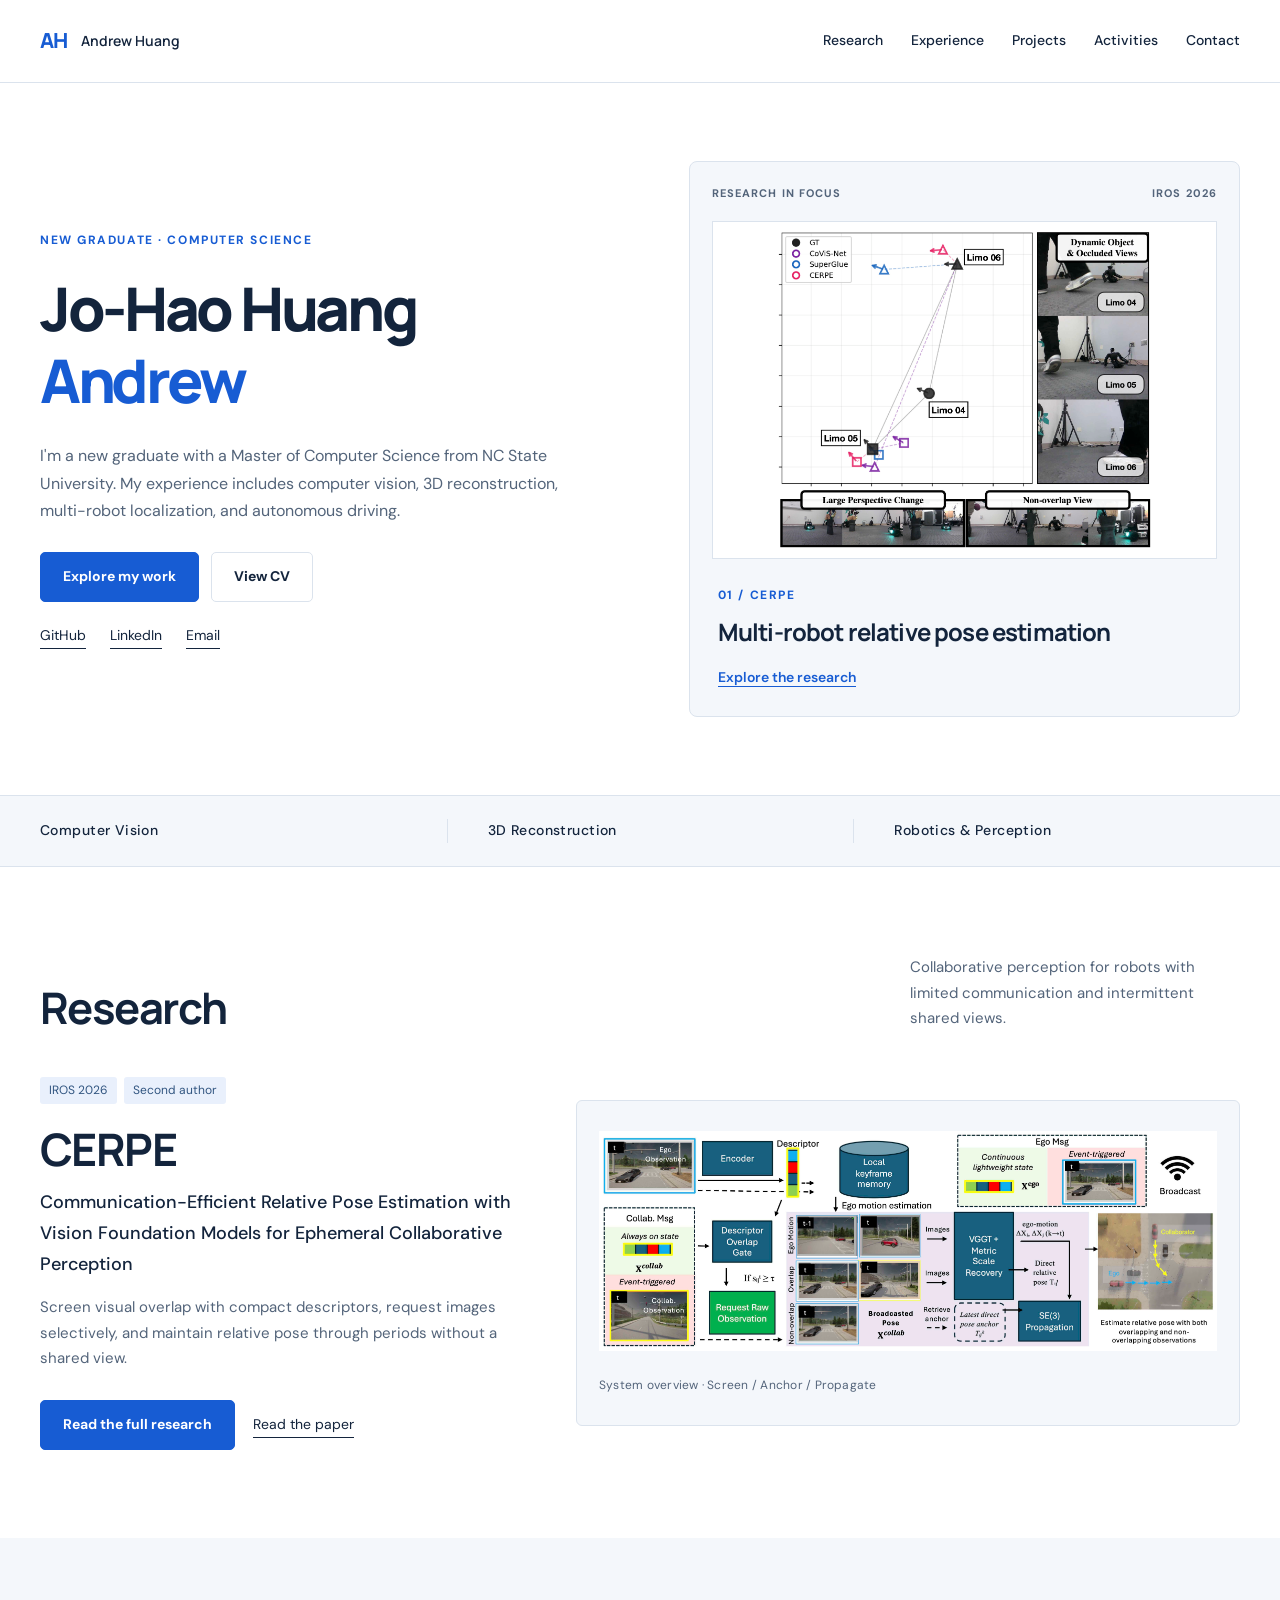
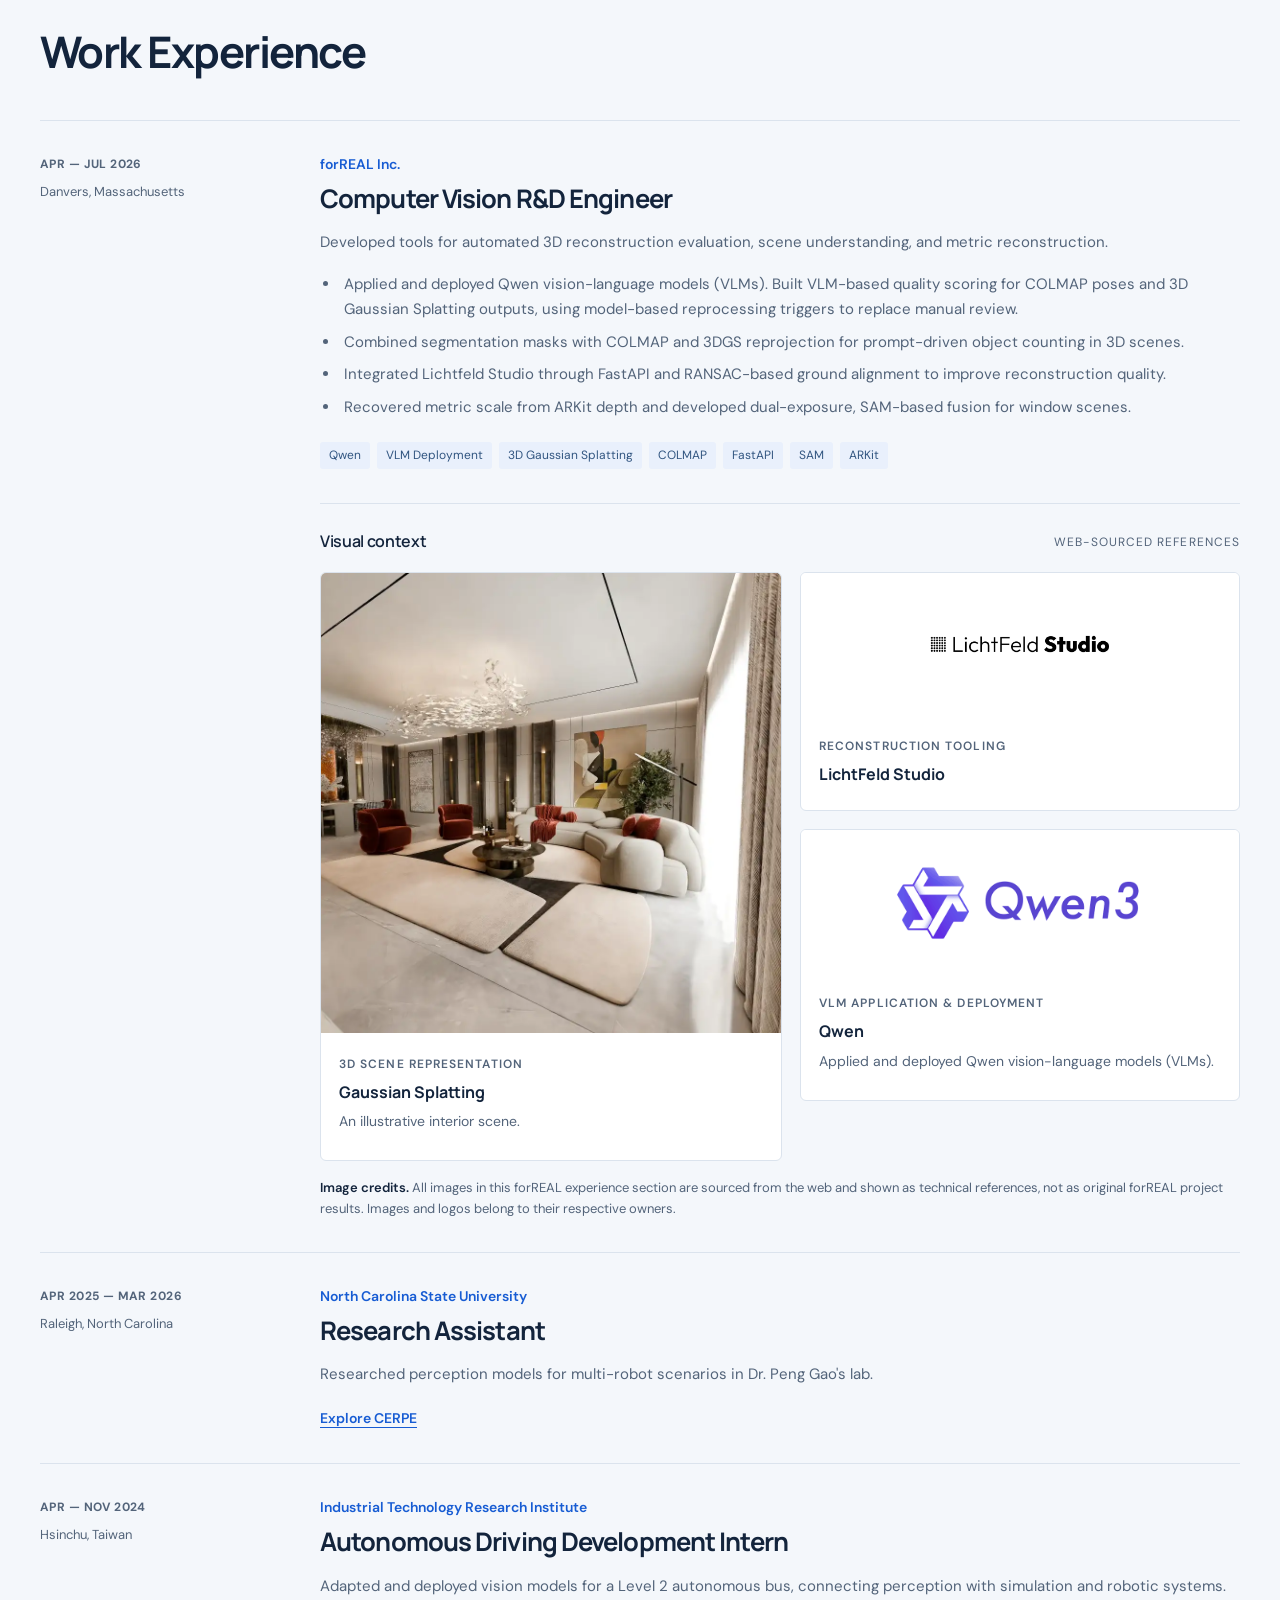
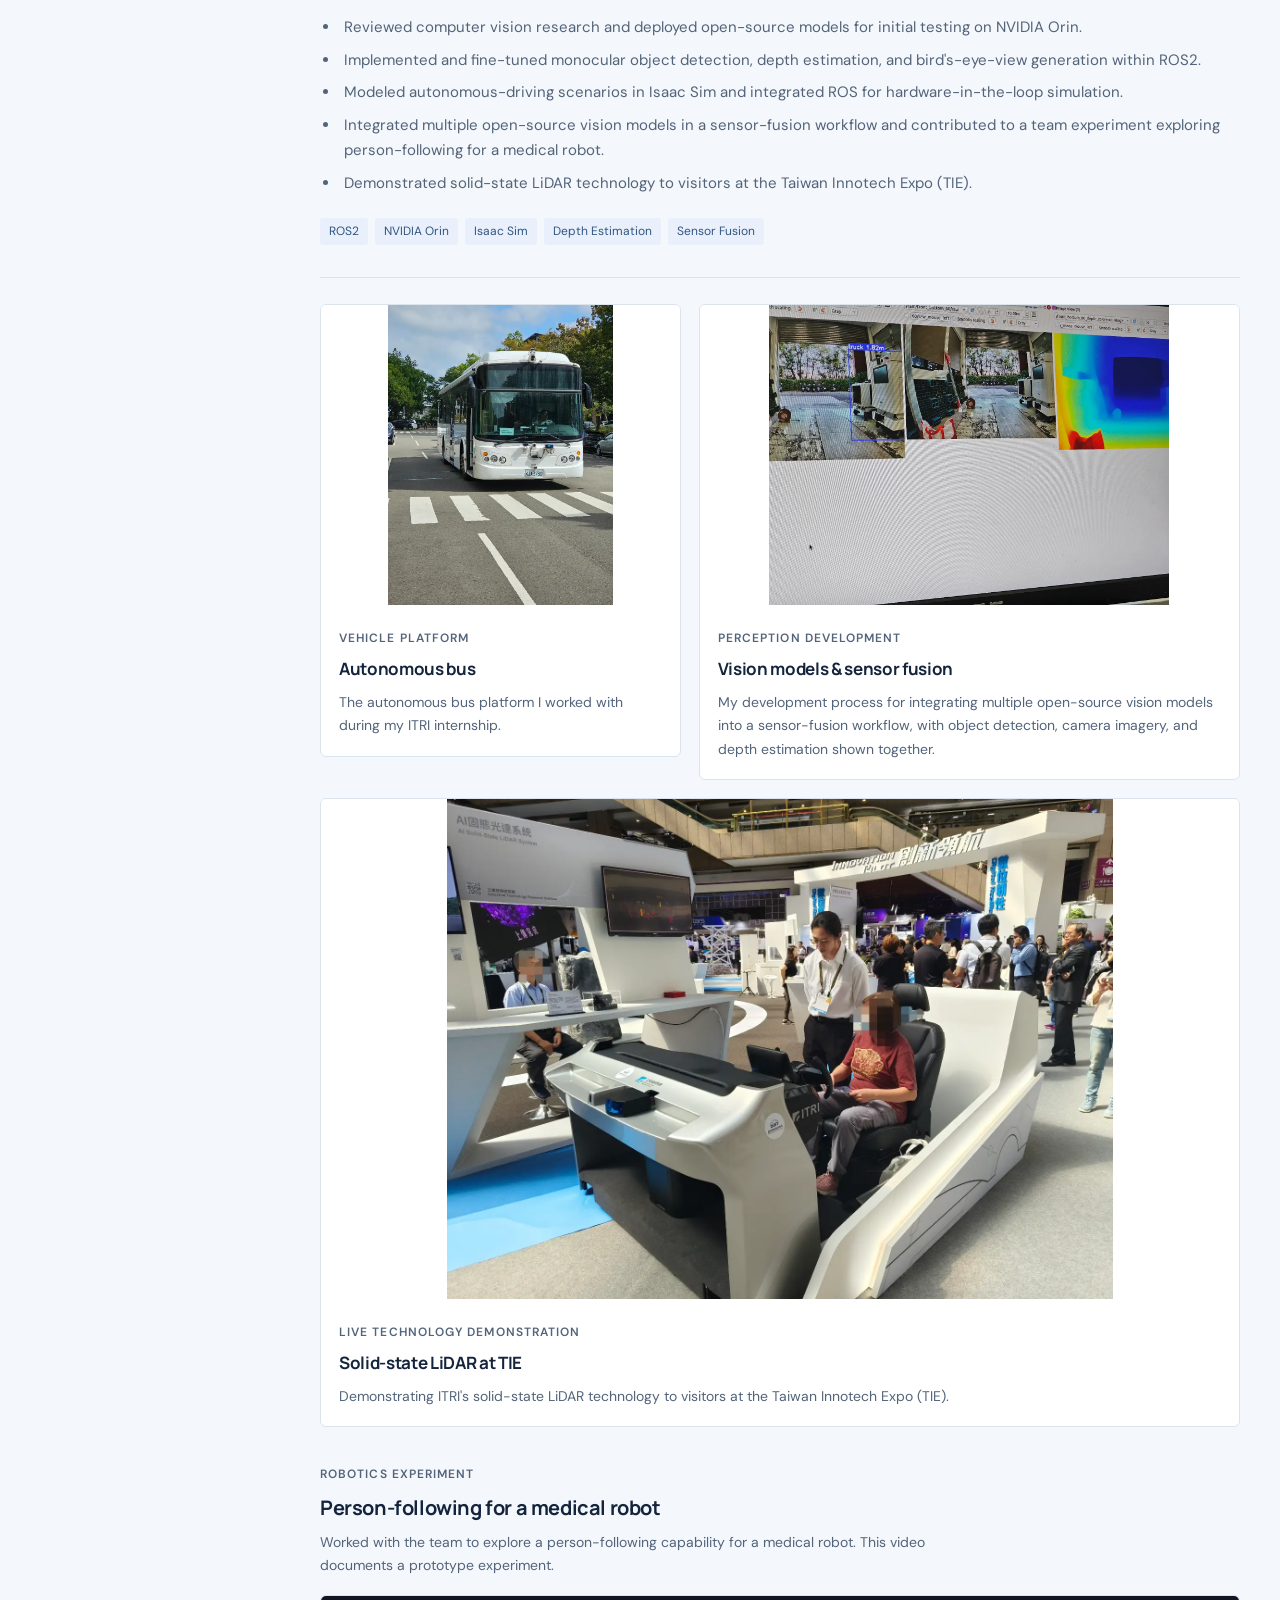
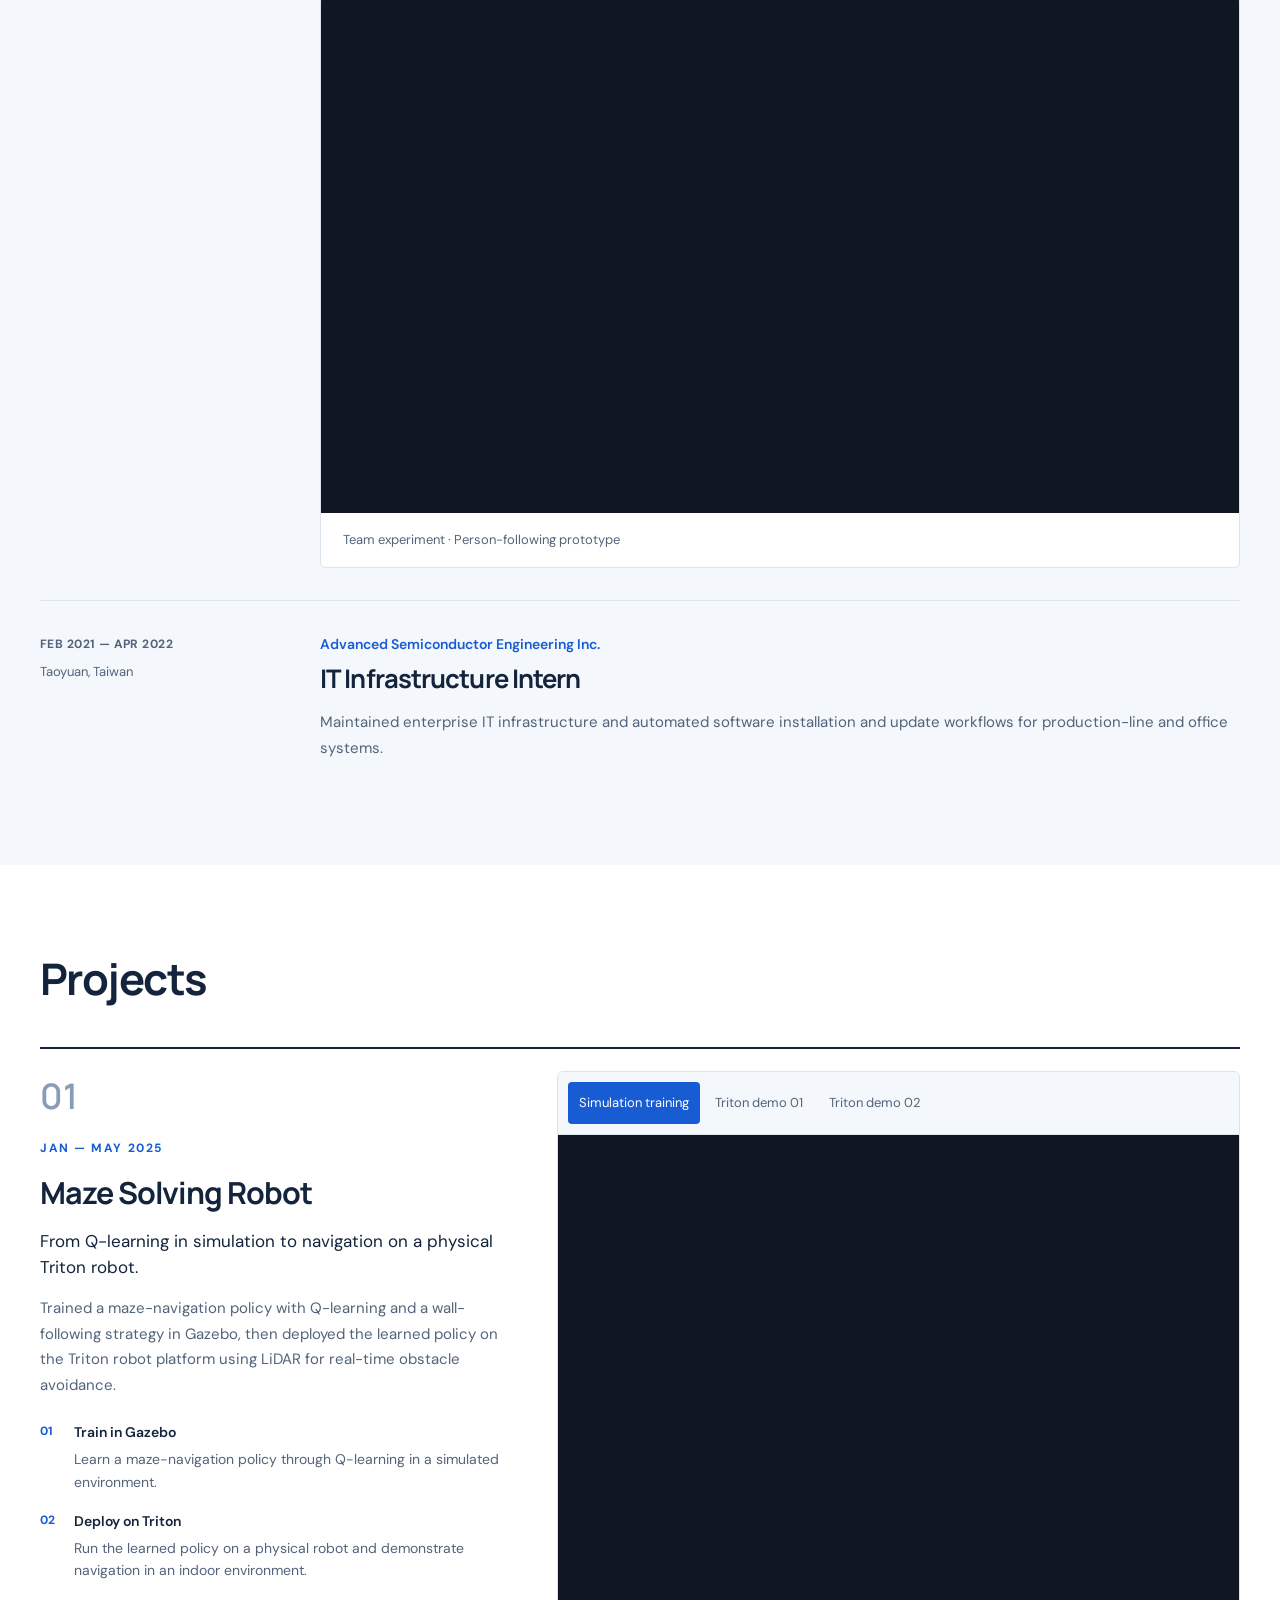
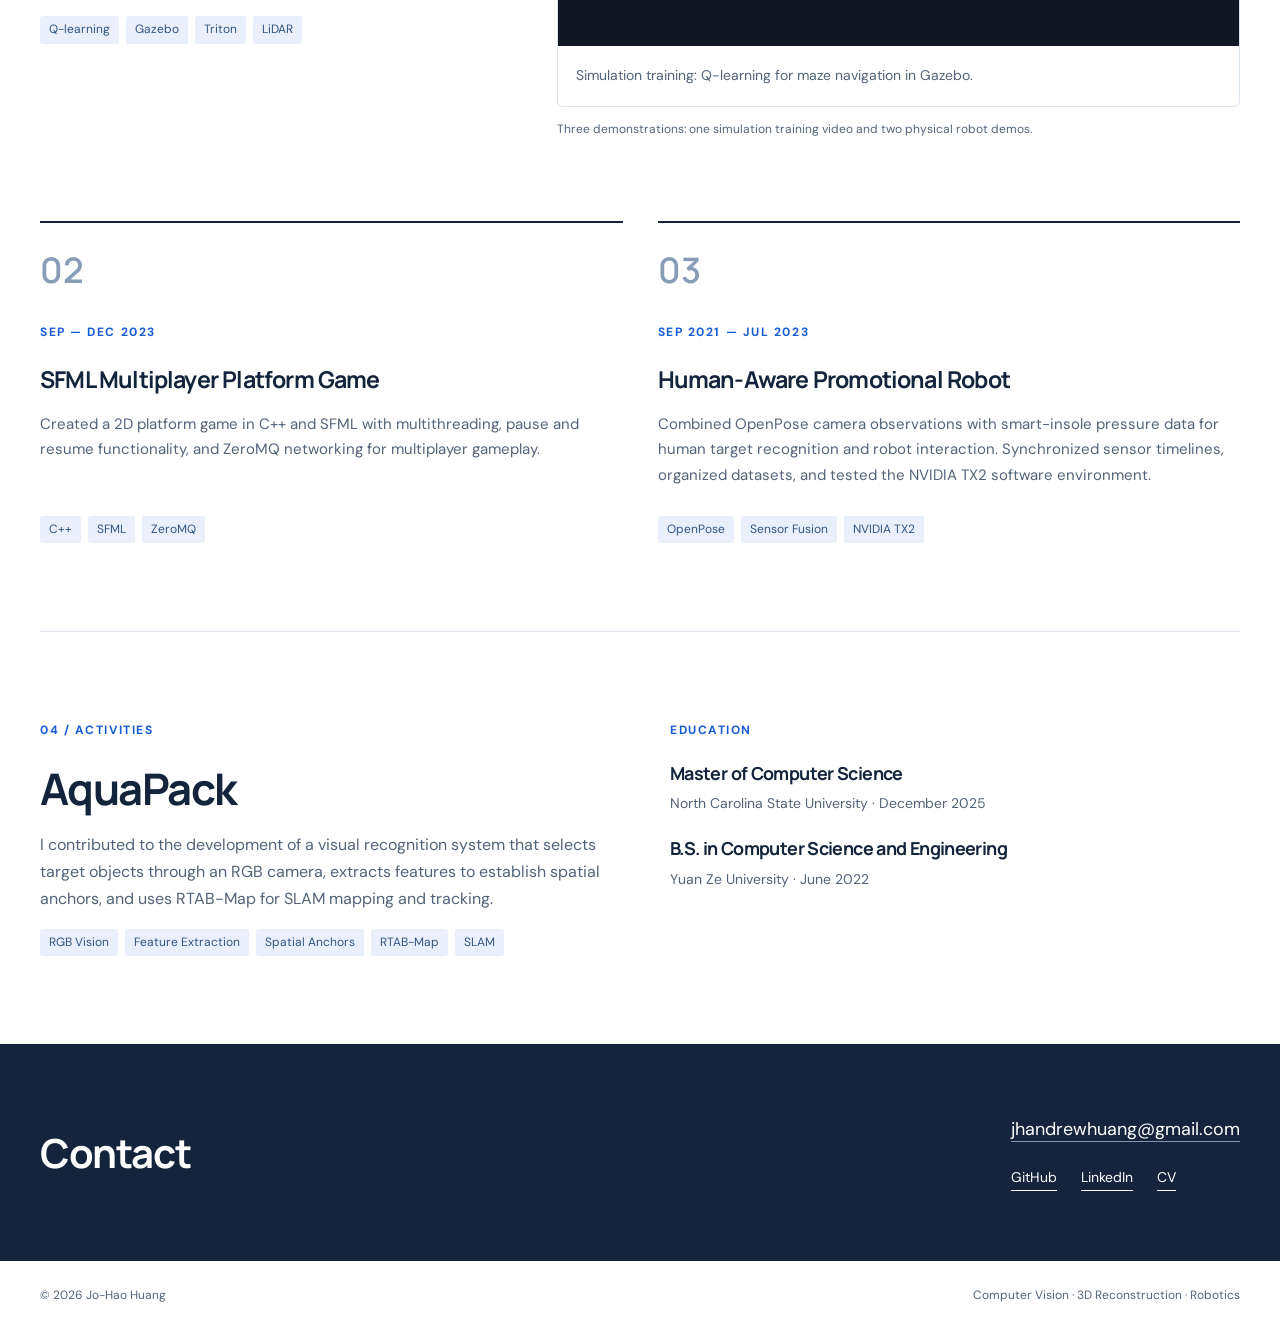
<file: index.html>
<!doctype html>
<html lang="en">
<head>
  <meta charset="utf-8"><meta name="viewport" content="width=device-width,initial-scale=1">
  <title>Jo-Hao Huang (Andrew) | Computer Vision & Robotics</title>
  <meta name="description" content="Jo-Hao Huang (Andrew), a new graduate in Computer Science from NC State. Research and engineering in computer vision, 3D reconstruction, and robotics.">
  <link rel="icon" href="assets/favicon.svg" type="image/svg+xml"><link rel="stylesheet" href="assets/style.css">
  <script src="assets/site.js" defer></script>
</head>
<body>
<a class="skip" href="#main">Skip to content</a>
<header class="site-header"><div class="nav-wrap"><a class="brand" href="./" aria-label="Andrew Huang home">AH<span>Andrew Huang</span></a><nav aria-label="Main navigation"><a href="#research">Research</a><a href="#experience">Experience</a><a href="#projects">Projects</a><a href="#activities">Activities</a><a href="#contact">Contact</a></nav></div></header>
<main id="main">
<section class="hero container">
  <div class="hero-copy"><p class="eyebrow">NEW GRADUATE · COMPUTER SCIENCE</p><h1>Jo-Hao Huang<span class="name-secondary">Andrew</span></h1><p class="hero-description">I'm a new graduate with a Master of Computer Science from NC State University. My experience includes computer vision, 3D reconstruction, multi-robot localization, and autonomous driving.</p><div class="actions"><a class="button primary" href="#research">Explore my work</a><a class="button" href="assets/docs/Jo-Hao-Huang-CV.pdf" target="_blank" rel="noopener">View CV</a></div><div class="hero-links"><a href="https://github.com/andrew403">GitHub</a><a href="https://www.linkedin.com/in/andrew-huang-322b97244/">LinkedIn</a><a href="mailto:jhandrewhuang@gmail.com">Email</a></div></div>
  <div class="hero-research"><div class="figure-label"><span>RESEARCH IN FOCUS</span><span>IROS 2026</span></div><a href="research/cerpe/" class="hero-image-link"><img src="assets/cerpe/physical_robot_team.jpg" width="2874" height="2436" alt="CERPE robot-team experiment showing camera views and relative trajectories"></a><div class="hero-caption"><span class="index-label">01 / CERPE</span><h2>Multi-robot relative pose estimation</h2><a class="text-link" href="research/cerpe/">Explore the research</a></div></div>
</section>
<div class="focus-band"><div class="container focus-grid"><span>Computer Vision</span><span>3D Reconstruction</span><span>Robotics & Perception</span></div></div>
<section class="section container" id="research"><div class="section-heading"><div><h2>Research</h2></div><p>Collaborative perception for robots with limited communication and intermittent shared views.</p></div><article class="research-feature"><div class="feature-copy"><div class="tags"><span>IROS 2026</span><span>Second author</span></div><h3>CERPE</h3><p class="feature-title">Communication-Efficient Relative Pose Estimation with Vision Foundation Models for Ephemeral Collaborative Perception</p><p>Screen visual overlap with compact descriptors, request images selectively, and maintain relative pose through periods without a shared view.</p><a class="button primary" href="research/cerpe/">Read the full research</a><a class="inline-link" href="https://arxiv.org/abs/2607.14539">Read the paper</a></div><a class="feature-figure" href="research/cerpe/#approach"><img src="assets/cerpe/cerpe_method.jpeg" width="4932" height="1751" loading="lazy" alt="CERPE method: descriptor screening, pose anchoring, and ego-motion propagation"><span>System overview · Screen / Anchor / Propagate</span></a></article></section>
<section class="section experience-section" id="experience"><div class="container"><div class="section-heading"><div><h2>Work Experience</h2></div></div>
<article class="experience" id="forreal"><div class="experience-meta"><span>APR — JUL 2026</span><p>Danvers, Massachusetts</p></div><div class="experience-body"><p class="organization">forREAL Inc.</p><h3>Computer Vision R&D Engineer</h3><p>Developed tools for automated 3D reconstruction evaluation, scene understanding, and metric reconstruction.</p><ul><li>Applied and deployed Qwen vision-language models (VLMs). Built VLM-based quality scoring for COLMAP poses and 3D Gaussian Splatting outputs, using model-based reprocessing triggers to replace manual review.</li><li>Combined segmentation masks with COLMAP and 3DGS reprojection for prompt-driven object counting in 3D scenes.</li><li>Integrated Lichtfeld Studio through FastAPI and RANSAC-based ground alignment to improve reconstruction quality.</li><li>Recovered metric scale from ARKit depth and developed dual-exposure, SAM-based fusion for window scenes.</li></ul><div class="tags"><span>Qwen</span><span>VLM Deployment</span><span>3D Gaussian Splatting</span><span>COLMAP</span><span>FastAPI</span><span>SAM</span><span>ARKit</span></div><div class="experience-gallery" aria-labelledby="forreal-visuals-title">
  <div class="gallery-heading"><h4 id="forreal-visuals-title">Visual context</h4><span>WEB-SOURCED REFERENCES</span></div>
  <div class="reference-grid">
    <figure class="reference-figure reference-scene">
      <button class="reference-image" type="button" data-enlarge aria-label="Enlarge Gaussian Splatting reference image"><img src="assets/forreal/gaussian-splatting-example.webp" width="960" height="960" loading="lazy" alt="Web-sourced Gaussian Splatting example showing a furnished living room"></button>
      <figcaption><span class="reference-kind">3D SCENE REPRESENTATION</span><strong>Gaussian Splatting</strong><p>An illustrative interior scene.</p></figcaption>
    </figure>
    <div class="reference-tools">
      <figure class="reference-figure">
        <button class="reference-image reference-logo" type="button" data-enlarge aria-label="Enlarge LichtFeld Studio reference image"><img src="assets/forreal/lichtfeld-studio.webp" width="1400" height="800" loading="lazy" alt="LichtFeld Studio logo from a web-sourced reference image"></button>
        <figcaption><span class="reference-kind">RECONSTRUCTION TOOLING</span><strong>LichtFeld Studio</strong></figcaption>
      </figure>
      <figure class="reference-figure">
        <button class="reference-image reference-logo" type="button" data-enlarge aria-label="Enlarge Qwen reference image"><img src="assets/forreal/qwen.png" width="712" height="280" loading="lazy" alt="Web-sourced Qwen3 logo representing Qwen VLM experience"></button>
        <figcaption><span class="reference-kind">VLM APPLICATION &amp; DEPLOYMENT</span><strong>Qwen</strong><p>Applied and deployed Qwen vision-language models (VLMs).</p></figcaption>
      </figure>
    </div>
  </div>
  <p class="image-credit"><strong>Image credits.</strong> All images in this forREAL experience section are sourced from the web and shown as technical references, not as original forREAL project results. Images and logos belong to their respective owners.</p>
</div>
</div></article>
<article class="experience"><div class="experience-meta"><span>APR 2025 — MAR 2026</span><p>Raleigh, North Carolina</p></div><div class="experience-body"><p class="organization">North Carolina State University</p><h3>Research Assistant</h3><p>Researched perception models for multi-robot scenarios in Dr. Peng Gao's lab.</p><a class="text-link" href="research/cerpe/">Explore CERPE</a></div></article>
<article class="experience" id="itri"><div class="experience-meta"><span>APR — NOV 2024</span><p>Hsinchu, Taiwan</p></div><div class="experience-body"><p class="organization">Industrial Technology Research Institute</p><h3>Autonomous Driving Development Intern</h3><p>Adapted and deployed vision models for a Level 2 autonomous bus, connecting perception with simulation and robotic systems.</p><ul><li>Reviewed computer vision research and deployed open-source models for initial testing on NVIDIA Orin.</li><li>Implemented and fine-tuned monocular object detection, depth estimation, and bird's-eye-view generation within ROS2.</li><li>Modeled autonomous-driving scenarios in Isaac Sim and integrated ROS for hardware-in-the-loop simulation.</li><li>Integrated multiple open-source vision models in a sensor-fusion workflow and contributed to a team experiment exploring person-following for a medical robot.</li><li>Demonstrated solid-state LiDAR technology to visitors at the Taiwan Innotech Expo (TIE).</li></ul><div class="tags"><span>ROS2</span><span>NVIDIA Orin</span><span>Isaac Sim</span><span>Depth Estimation</span><span>Sensor Fusion</span></div><div class="itri-media" aria-label="ITRI project photos and demonstration">
  <div class="itri-photo-grid">
    <figure class="itri-figure">
      <button type="button" class="itri-image" data-enlarge data-lightbox-label="ITRI · Autonomous bus platform" aria-label="Enlarge ITRI autonomous bus photo"><img src="assets/itri/autonomous-bus.webp" width="810" height="1080" loading="lazy" alt="Front view of the autonomous bus platform used during my internship at ITRI"></button>
      <figcaption><span class="reference-kind">VEHICLE PLATFORM</span><h4>Autonomous bus</h4><p>The autonomous bus platform I worked with during my ITRI internship.</p></figcaption>
    </figure>
    <figure class="itri-figure">
      <button type="button" class="itri-image" data-enlarge data-lightbox-label="ITRI · Vision models and sensor fusion" aria-label="Enlarge ITRI sensor fusion development photo"><img src="assets/itri/vision-sensor-fusion.webp" width="1440" height="1080" loading="lazy" alt="Development screen showing object detection, a camera view, and a depth map during vision-model and sensor-fusion integration"></button>
      <figcaption><span class="reference-kind">PERCEPTION DEVELOPMENT</span><h4>Vision models & sensor fusion</h4><p>My development process for integrating multiple open-source vision models into a sensor-fusion workflow, with object detection, camera imagery, and depth estimation shown together.</p></figcaption>
    </figure>
<figure class="itri-figure itri-expo" id="itri-tie">
<button type="button" class="itri-image" data-enlarge data-lightbox-label="ITRI · Solid-state LiDAR demonstration at TIE" aria-label="Enlarge TIE solid-state LiDAR demonstration photo"><img src="assets/itri/tie-lidar-demonstration.webp" width="1440" height="1080" loading="lazy" alt="On-site demonstration of ITRI solid-state LiDAR technology to visitors at the TIE exhibition"></button>
<figcaption><span class="reference-kind">LIVE TECHNOLOGY DEMONSTRATION</span><h4>Solid-state LiDAR at TIE</h4><p>Demonstrating ITRI's solid-state LiDAR technology to visitors at the Taiwan Innotech Expo (TIE).</p></figcaption>
</figure>
  </div>
  <div class="itri-demo">
    <div class="itri-demo-heading"><span class="reference-kind">ROBOTICS EXPERIMENT</span><h4>Person-following for a medical robot</h4><p>Worked with the team to explore a person-following capability for a medical robot. This video documents a prototype experiment.</p></div>
    <div class="panel itri-video-panel"><div class="video-frame"><iframe id="itri-follow-video" src="https://drive.google.com/file/d/1xd4JTBlfvtl4iHhXxs7xCdKW_OxDi1A_/preview" title="ITRI medical robot person-following prototype experiment" loading="lazy" allow="autoplay; fullscreen" referrerpolicy="strict-origin-when-cross-origin" allowfullscreen></iframe></div><div class="video-caption"><p>Team experiment · Person-following prototype</p></div></div>
  </div>
</div>
</div></article>
<article class="experience"><div class="experience-meta"><span>FEB 2021 — APR 2022</span><p>Taoyuan, Taiwan</p></div><div class="experience-body"><p class="organization">Advanced Semiconductor Engineering Inc.</p><h3>IT Infrastructure Intern</h3><p>Maintained enterprise IT infrastructure and automated software installation and update workflows for production-line and office systems.</p></div></article>
</div></section>
<section class="section container" id="projects"><div class="section-heading"><div><h2>Projects</h2></div></div><div class="project-grid">
<article class="project maze-project" id="maze-robot">
  <div class="maze-layout">
    <div class="maze-copy">
      <p class="project-number">01</p><p class="small-label">JAN — MAY 2025</p>
      <h3>Maze Solving Robot</h3>
      <p class="maze-intro">From Q-learning in simulation to navigation on a physical Triton robot.</p>
      <p>Trained a maze-navigation policy with Q-learning and a wall-following strategy in Gazebo, then deployed the learned policy on the Triton robot platform using LiDAR for real-time obstacle avoidance.</p>
      <ol class="maze-stages"><li><strong>Train in Gazebo</strong><span>Learn a maze-navigation policy through Q-learning in a simulated environment.</span></li><li><strong>Deploy on Triton</strong><span>Run the learned policy on a physical robot and demonstrate navigation in an indoor environment.</span></li></ol>
      <div class="tags"><span>Q-learning</span><span>Gazebo</span><span>Triton</span><span>LiDAR</span></div>
    </div>
    <div class="maze-media">
      <div class="panel maze-video-panel">
        <div class="tabs" role="tablist" aria-label="Maze Solving Robot demonstrations" data-tabs="maze">
          <button id="maze-training-tab" type="button" role="tab" aria-selected="true" aria-controls="maze-video-panel" data-file-id="1niV-kDqABHNdk42MTB-hH8YNf7RzOysz" data-title="Q-learning training in Gazebo" data-caption="Simulation training: Q-learning for maze navigation in Gazebo.">Simulation training</button>
          <button id="maze-triton1-tab" type="button" role="tab" aria-selected="false" aria-controls="maze-video-panel" data-file-id="1mBVZCMes7EbxqBhvHoafB6YS-JoSQJvE" data-title="Triton robot physical demonstration 01" data-caption="Physical deployment: maze-navigation policy running on the Triton robot platform — demonstration 01.">Triton demo 01</button>
          <button id="maze-triton2-tab" type="button" role="tab" aria-selected="false" aria-controls="maze-video-panel" data-file-id="1pEegpsd8krnhSplnTXtfnu9TweV2GPpQ" data-title="Triton robot physical demonstration 02" data-caption="Physical deployment: maze-navigation policy running on the Triton robot platform — demonstration 02.">Triton demo 02</button>
        </div>
        <div id="maze-video-panel" role="tabpanel" aria-labelledby="maze-training-tab">
          <div class="video-frame maze-video-frame"><iframe id="maze-video" src="https://drive.google.com/file/d/1niV-kDqABHNdk42MTB-hH8YNf7RzOysz/preview" title="Q-learning training in Gazebo" loading="lazy" allow="autoplay; fullscreen" referrerpolicy="strict-origin-when-cross-origin" allowfullscreen></iframe></div>
          <div class="video-caption"><p id="maze-caption" aria-live="polite">Simulation training: Q-learning for maze navigation in Gazebo.</p></div>
        </div>
      </div>
      <p class="maze-media-note">Three demonstrations: one simulation training video and two physical robot demos.</p>
      <noscript><p><a href="https://drive.google.com/file/d/1mBVZCMes7EbxqBhvHoafB6YS-JoSQJvE/view">Watch Triton demo 01</a> · <a href="https://drive.google.com/file/d/1pEegpsd8krnhSplnTXtfnu9TweV2GPpQ/view">Watch Triton demo 02</a></p></noscript>
    </div>
  </div>
</article>
<article class="project"><p class="project-number">02</p><p class="small-label">SEP — DEC 2023</p><h3>SFML Multiplayer Platform Game</h3><p>Created a 2D platform game in C++ and SFML with multithreading, pause and resume functionality, and ZeroMQ networking for multiplayer gameplay.</p><div class="tags"><span>C++</span><span>SFML</span><span>ZeroMQ</span></div></article>
<article class="project"><p class="project-number">03</p><p class="small-label">SEP 2021 — JUL 2023</p><h3>Human-Aware Promotional Robot</h3><p>Combined OpenPose camera observations with smart-insole pressure data for human target recognition and robot interaction. Synchronized sensor timelines, organized datasets, and tested the NVIDIA TX2 software environment.</p><div class="tags"><span>OpenPose</span><span>Sensor Fusion</span><span>NVIDIA TX2</span></div></article>
</div></section>
<section class="section container activities" id="activities"><div><p class="eyebrow">04 / ACTIVITIES</p><h2>AquaPack</h2><p>I contributed to the development of a visual recognition system that selects target objects through an RGB camera, extracts features to establish spatial anchors, and uses RTAB-Map for SLAM mapping and tracking.</p><div class="tags"><span>RGB Vision</span><span>Feature Extraction</span><span>Spatial Anchors</span><span>RTAB-Map</span><span>SLAM</span></div></div><div class="education"><p class="eyebrow">EDUCATION</p><h3>Master of Computer Science</h3><p>North Carolina State University · December 2025</p><h3>B.S. in Computer Science and Engineering</h3><p>Yuan Ze University · June 2022</p></div></section>
<section class="contact-section" id="contact"><div class="container contact-inner"><div><h2>Contact</h2></div><div><a class="contact-email" href="mailto:jhandrewhuang@gmail.com">jhandrewhuang@gmail.com</a><div class="hero-links"><a href="https://github.com/andrew403">GitHub</a><a href="https://www.linkedin.com/in/andrew-huang-322b97244/">LinkedIn</a><a href="assets/docs/Jo-Hao-Huang-CV.pdf">CV</a></div></div></div></section>
</main><footer class="site-footer container"><span>© 2026 Jo-Hao Huang</span><span>Computer Vision · 3D Reconstruction · Robotics</span></footer>
<dialog class="lightbox" id="lightbox" aria-label="Enlarged reference image"><span class="lightbox-label">Web-sourced reference image</span><button type="button" class="lightbox-close">Close</button><img src="assets/forreal/gaussian-splatting-example.webp" alt="Enlarged reference image"></dialog>
</body></html>
</file>
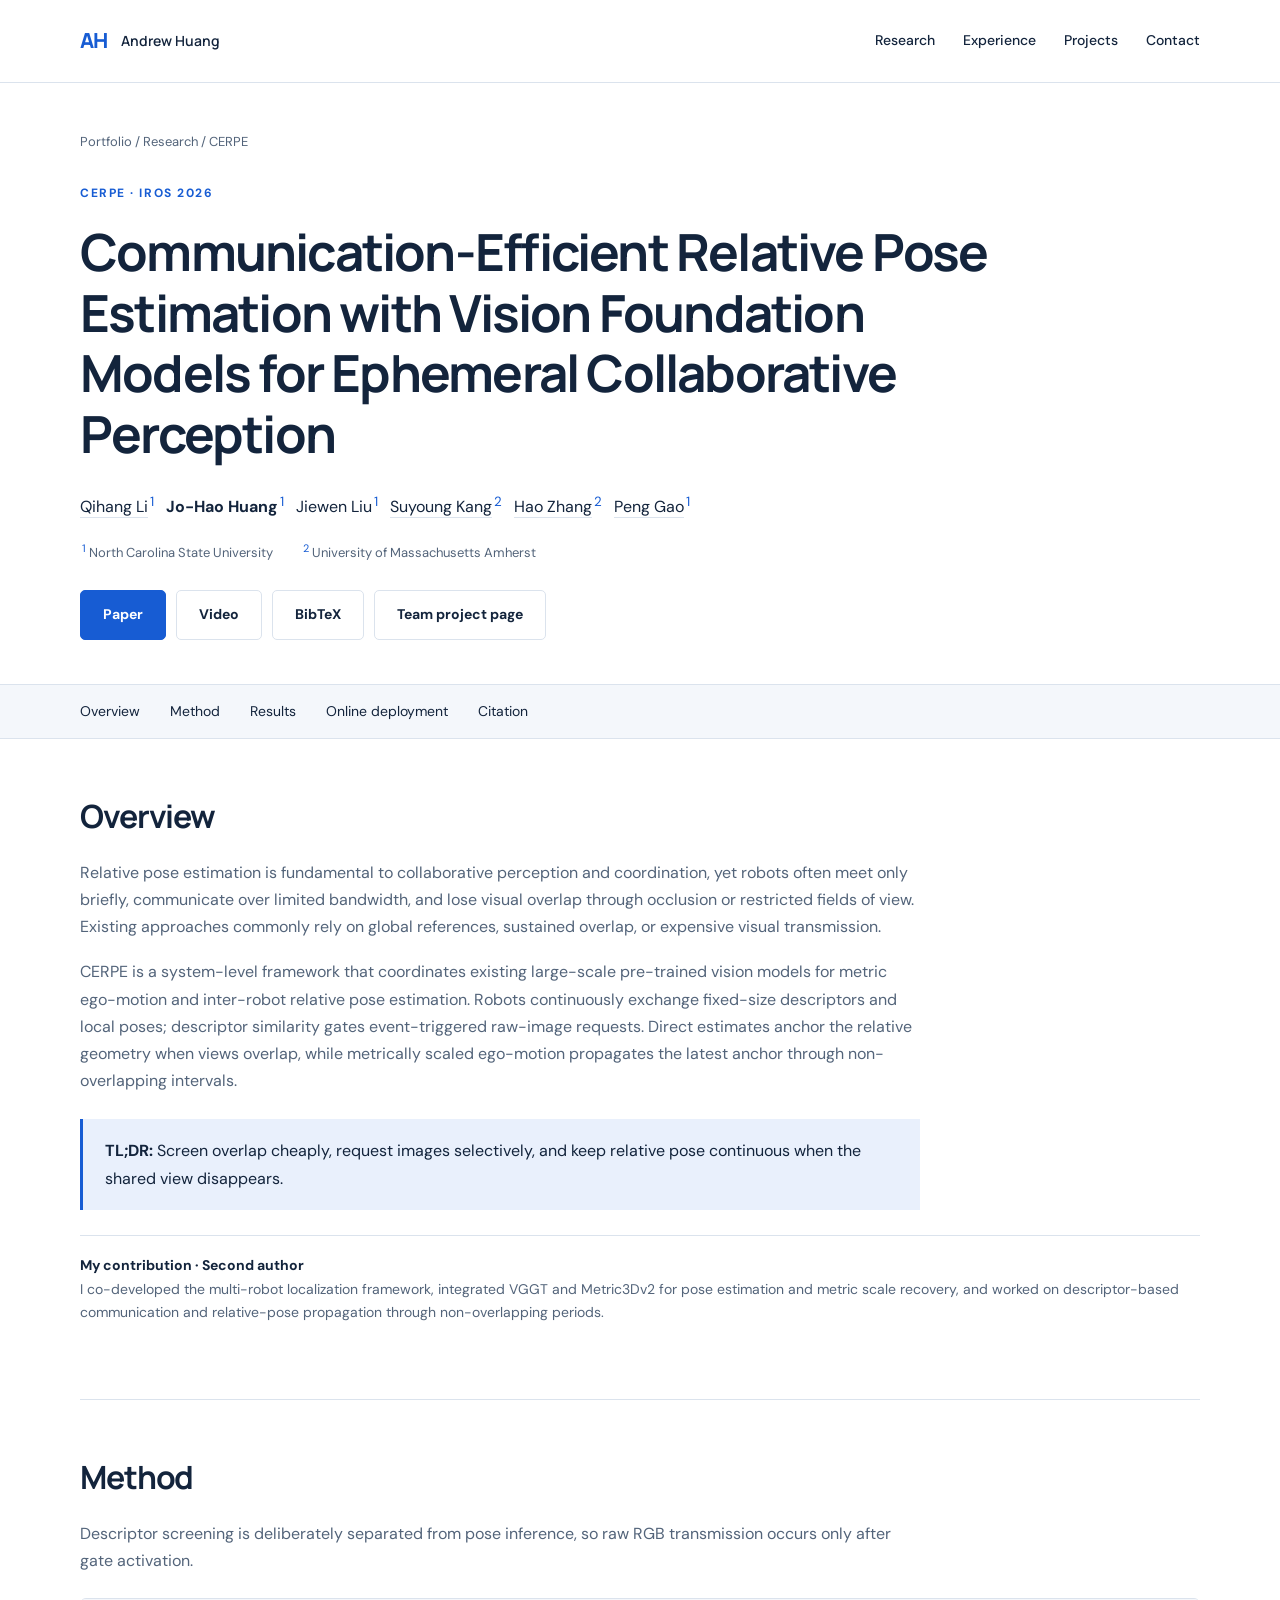
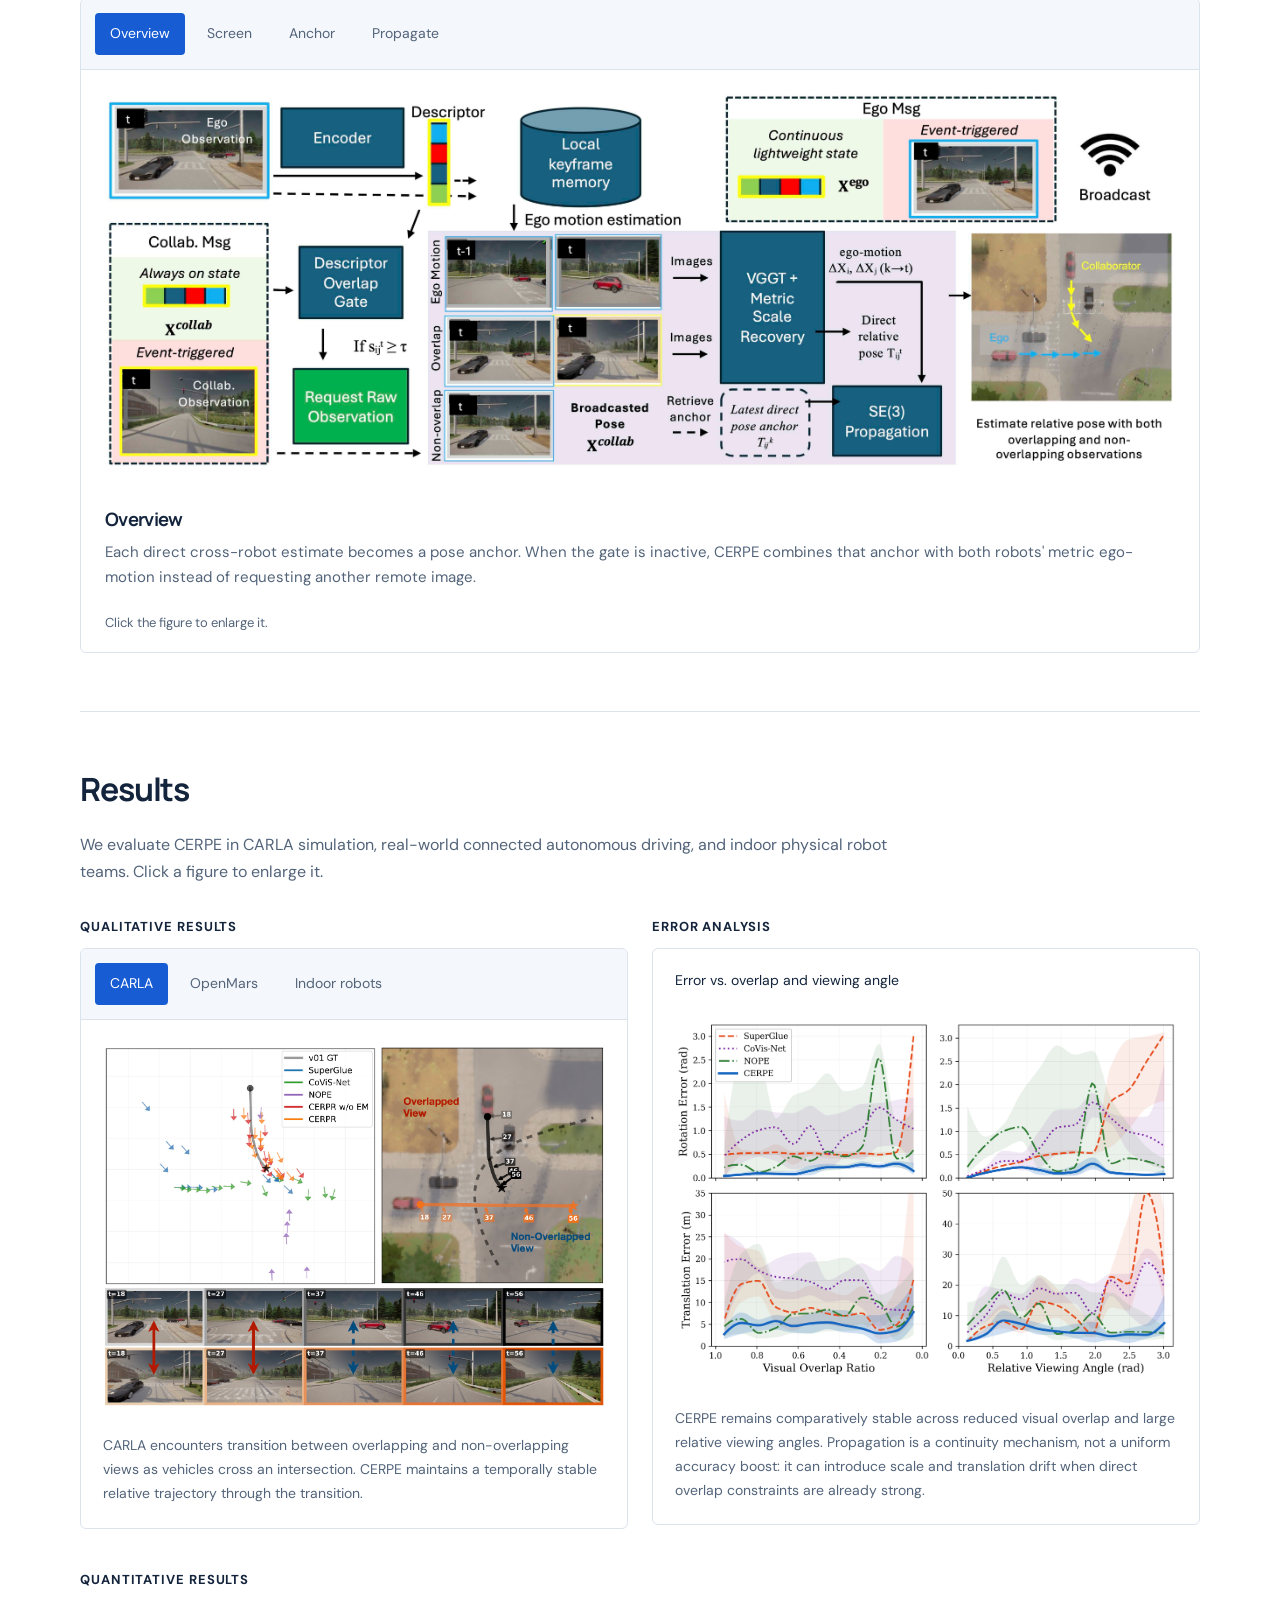
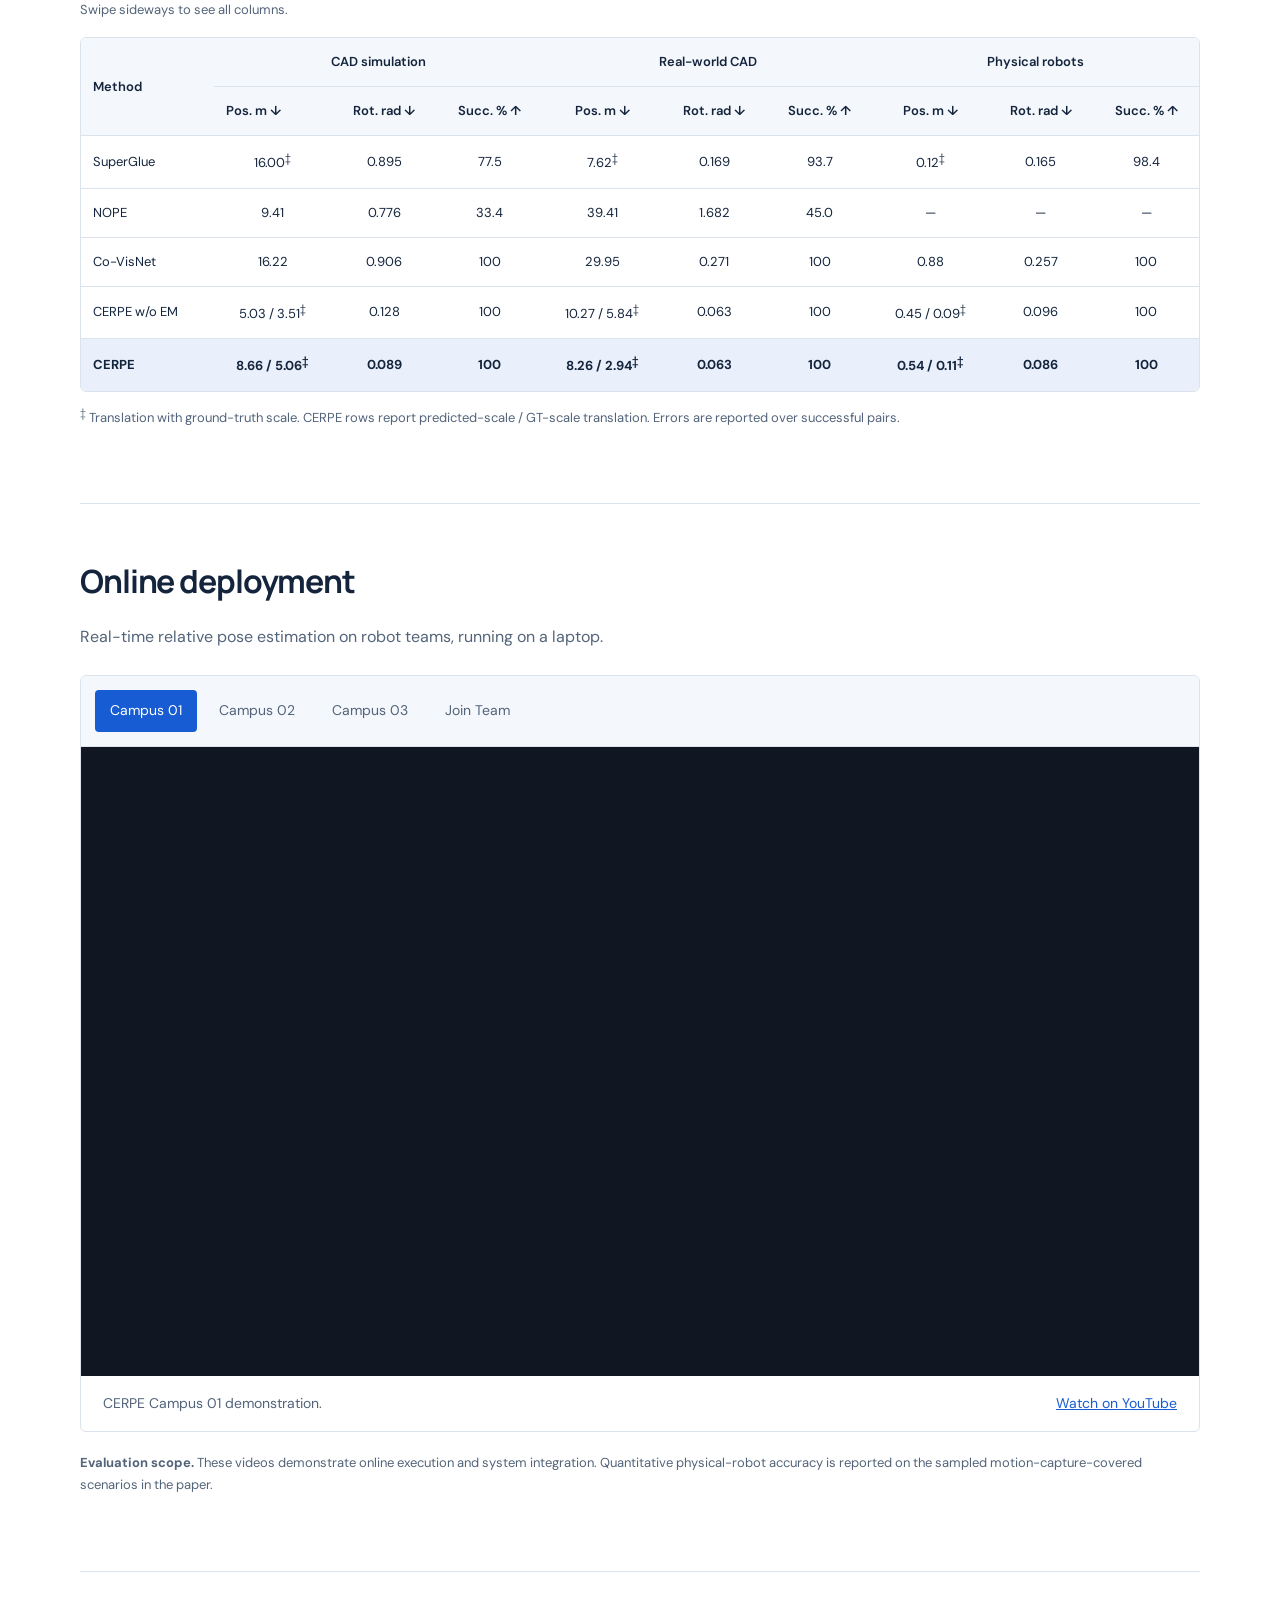
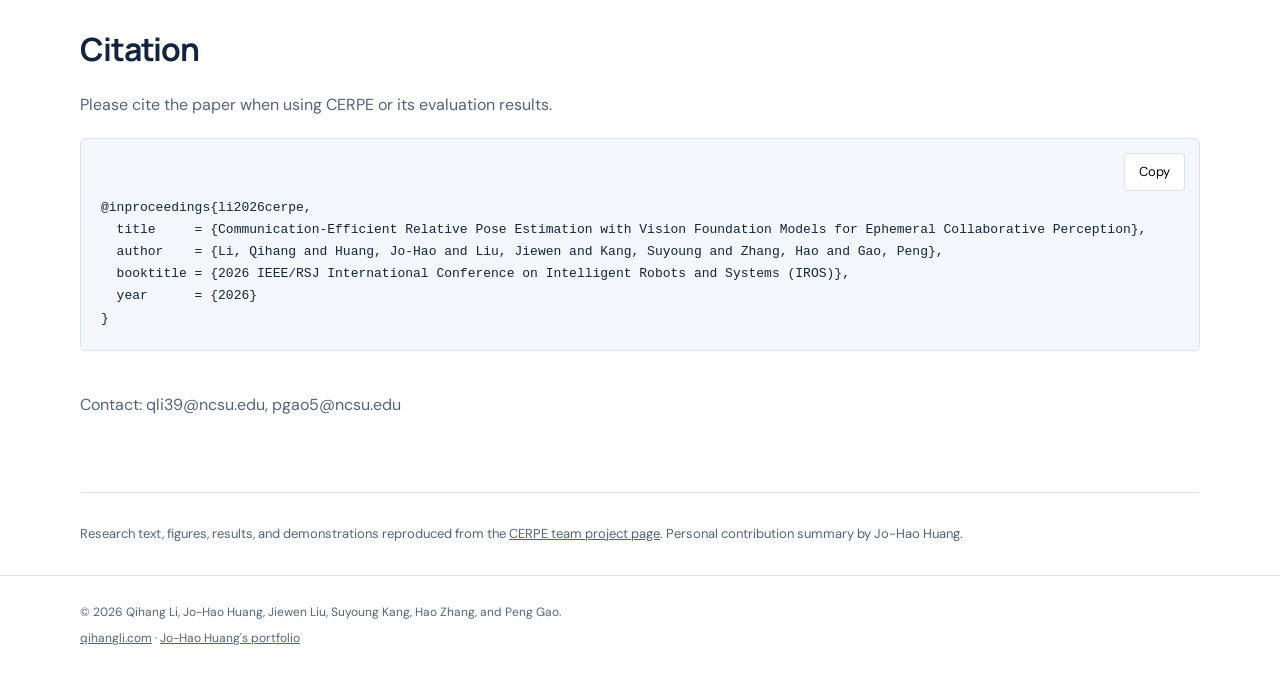
<file: research/cerpe/index.html>
<!doctype html>
<html lang="en"><head><meta charset="utf-8"><meta name="viewport" content="width=device-width,initial-scale=1"><title>CERPE | Jo-Hao Huang — Research</title><meta name="description" content="CERPE: Communication-Efficient Relative Pose Estimation with Vision Foundation Models for Ephemeral Collaborative Perception. IROS 2026 research, results, and robot-team demonstrations."><link rel="icon" href="../../assets/favicon.svg" type="image/svg+xml"><link rel="stylesheet" href="../../assets/style.css"><script src="../../assets/site.js" defer></script></head>
<body class="research-page"><a class="skip" href="#main">Skip to content</a>
<header class="site-header"><div class="nav-wrap"><a class="brand" href="../../" aria-label="Andrew Huang home">AH<span>Andrew Huang</span></a><nav aria-label="Main navigation"><a href="../../#research">Research</a><a href="../../#experience">Experience</a><a href="../../#projects">Projects</a><a href="../../#contact">Contact</a></nav></div></header>
<div class="container research-top"><a class="breadcrumb" href="../../#research">Portfolio / Research / CERPE</a><header class="paper-hero"><p class="eyebrow">CERPE · IROS 2026</p><h1>Communication-Efficient Relative Pose Estimation with Vision Foundation Models for Ephemeral Collaborative Perception</h1><p class="authors" aria-label="Authors"><span><a href="https://qihangli.com/">Qihang Li</a><sup>1</sup></span><span><strong>Jo-Hao Huang</strong><sup>1</sup></span><span>Jiewen Liu<sup>1</sup></span><span><a href="https://suyoung1222.github.io/online-cv/">Suyoung Kang</a><sup>2</sup></span><span><a href="https://hcr.cs.umass.edu/people/hzhang/">Hao Zhang</a><sup>2</sup></span><span><a href="https://research.csc.ncsu.edu/corob/team.html">Peng Gao</a><sup>1</sup></span></p><div class="affiliations"><span><sup>1</sup> North Carolina State University</span><span><sup>2</sup> University of Massachusetts Amherst</span></div><div class="paper-links"><a class="button primary" href="https://arxiv.org/abs/2607.14539">Paper</a><a class="button" href="#deployment">Video</a><a class="button" href="#citation">BibTeX</a><a class="button" href="https://research.csc.ncsu.edu/corob/publications.html">Team project page</a></div></header></div>
<nav class="research-menu" aria-label="Research contents"><div class="container"><a href="#overview">Overview</a><a href="#approach">Method</a><a href="#results">Results</a><a href="#deployment">Online deployment</a><a href="#citation">Citation</a></div></nav>
<main id="main" class="container">
<section id="overview" class="paper-section"><h2>Overview</h2><div class="prose"><p>Relative pose estimation is fundamental to collaborative perception and coordination, yet robots often meet only briefly, communicate over limited bandwidth, and lose visual overlap through occlusion or restricted fields of view. Existing approaches commonly rely on global references, sustained overlap, or expensive visual transmission.</p><p>CERPE is a system-level framework that coordinates existing large-scale pre-trained vision models for metric ego-motion and inter-robot relative pose estimation. Robots continuously exchange fixed-size descriptors and local poses; descriptor similarity gates event-triggered raw-image requests. Direct estimates anchor the relative geometry when views overlap, while metrically scaled ego-motion propagates the latest anchor through non-overlapping intervals.</p><p class="callout"><strong>TL;DR:</strong> Screen overlap cheaply, request images selectively, and keep relative pose continuous when the shared view disappears.</p></div><div class="role-note"><strong>My contribution · Second author</strong><p>I co-developed the multi-robot localization framework, integrated VGGT and Metric3Dv2 for pose estimation and metric scale recovery, and worked on descriptor-based communication and relative-pose propagation through non-overlapping periods.</p></div></section>
<section id="approach" class="paper-section"><h2>Method</h2><p class="prose">Descriptor screening is deliberately separated from pose inference, so raw RGB transmission occurs only after gate activation.</p><div class="panel"><div class="tabs" role="tablist" aria-label="Method steps" data-tabs="method">
<button id="method-overview" type="button" role="tab" aria-selected="true" aria-controls="method-panel" data-title="Overview" data-box="" data-text="Each direct cross-robot estimate becomes a pose anchor. When the gate is inactive, CERPE combines that anchor with both robots' metric ego-motion instead of requesting another remote image.">Overview</button>
<button id="method-screen" type="button" role="tab" aria-selected="false" aria-controls="method-panel" data-title="Screen" data-box="0.5,2,33,96" data-text="SALAD encodes each observation into a fixed-size descriptor. Descriptor similarity serves as an online proxy for candidate visual overlap.">Screen</button>
<button id="method-anchor" type="button" role="tab" aria-selected="false" aria-controls="method-panel" data-title="Anchor" data-box="17.5,36,61.5,62" data-text="Gate activation requests the collaborator's image. VGGT estimates a direct pose, with metric scale recovered from aligned depth.">Anchor</button>
<button id="method-propagate" type="button" role="tab" aria-selected="false" aria-controls="method-panel" data-title="Propagate" data-box="51,74,28,24" data-text="Without a candidate overlap, the latest direct anchor is propagated in SE(3) using metric ego-motion from both robots.">Propagate</button></div>
<div id="method-panel" role="tabpanel" aria-labelledby="method-overview"><button type="button" class="figure-button" data-enlarge aria-label="Enlarge CERPE method diagram"><span class="method-frame" style="display:block"><img src="../../assets/cerpe/cerpe_method.jpeg" width="4932" height="1751" alt="CERPE method overview showing descriptor-gated communication, direct relative pose estimation, and SE(3) propagation"><span class="highlight" id="step-highlight"></span></span></button><div class="step-description" aria-live="polite"><h3 id="step-title">Overview</h3><p id="step-body">Each direct cross-robot estimate becomes a pose anchor. When the gate is inactive, CERPE combines that anchor with both robots' metric ego-motion instead of requesting another remote image.</p></div></div><p class="note">Click the figure to enlarge it.</p></div>
<noscript><div class="no-script"><p><strong>Screen:</strong> SALAD encodes each observation into a fixed-size descriptor. Descriptor similarity serves as an online proxy for candidate visual overlap.</p><p><strong>Anchor:</strong> Gate activation requests the collaborator's image. VGGT estimates a direct pose, with metric scale recovered from aligned depth.</p><p><strong>Propagate:</strong> Without a candidate overlap, the latest direct anchor is propagated in SE(3) using metric ego-motion from both robots.</p></div></noscript></section>
<section id="results" class="paper-section"><h2>Results</h2><p class="prose">We evaluate CERPE in CARLA simulation, real-world connected autonomous driving, and indoor physical robot teams. Click a figure to enlarge it.</p><div class="result-grid"><div><p class="label">Qualitative results</p><div class="panel"><div class="tabs" role="tablist" aria-label="Qualitative result setting" data-tabs="results">
<button id="result-carla" type="button" role="tab" aria-selected="true" aria-controls="results-panel" data-src="../../assets/cerpe/carla_quali.jpg" data-alt="CERPE qualitative results in CARLA" data-caption="CARLA encounters transition between overlapping and non-overlapping views as vehicles cross an intersection. CERPE maintains a temporally stable relative trajectory through the transition.">CARLA</button>
<button id="result-mars" type="button" role="tab" aria-selected="false" aria-controls="results-panel" data-src="../../assets/cerpe/mars_quali.jpg" data-alt="CERPE qualitative results in the OpenMars real-world driving dataset" data-caption="OpenMars contains longer trajectories and extended low-overlap periods. Direct estimates correct accumulated drift when overlap resumes.">OpenMars</button>
<button id="result-robots" type="button" role="tab" aria-selected="false" aria-controls="results-panel" data-src="../../assets/cerpe/physical_robot_team.jpg" data-alt="CERPE qualitative results on indoor physical robot teams" data-caption="Indoor teams introduce close-range perspective changes, occlusion, and dynamic objects. Quantitative accuracy is measured on mocap-covered samples.">Indoor robots</button></div><div id="results-panel" role="tabpanel" aria-labelledby="result-carla"><button type="button" class="figure-button" data-enlarge aria-label="Enlarge selected qualitative result"><img id="result-image" src="../../assets/cerpe/carla_quali.jpg" width="3090" height="2234" loading="lazy" alt="CERPE qualitative results in CARLA"></button><p id="result-caption" class="figure-caption" aria-live="polite">CARLA encounters transition between overlapping and non-overlapping views as vehicles cross an intersection. CERPE maintains a temporally stable relative trajectory through the transition.</p></div></div></div>
<div><p class="label">Error analysis</p><div class="panel"><p class="sub">Error vs. overlap and viewing angle</p><button type="button" class="figure-button" data-enlarge aria-label="Enlarge pose error analysis"><img src="../../assets/cerpe/error_analysis.png" width="2549" height="1818" loading="lazy" alt="Pose error across visual overlap ratios and relative viewing angles"></button><p class="figure-caption">CERPE remains comparatively stable across reduced visual overlap and large relative viewing angles. Propagation is a continuity mechanism, not a uniform accuracy boost: it can introduce scale and translation drift when direct overlap constraints are already strong.</p></div></div></div>
<noscript><figure><img src="../../assets/cerpe/mars_quali.jpg" alt="OpenMars qualitative results"><figcaption>OpenMars contains longer trajectories and extended low-overlap periods. Direct estimates correct accumulated drift when overlap resumes.</figcaption></figure><figure><img src="../../assets/cerpe/physical_robot_team.jpg" alt="Indoor robot-team qualitative results"><figcaption>Indoor teams introduce close-range perspective changes, occlusion, and dynamic objects. Quantitative accuracy is measured on mocap-covered samples.</figcaption></figure></noscript>
<p class="label table-label">Quantitative results</p><p class="note">Swipe sideways to see all columns.</p><div class="table-wrap" tabindex="0" role="region" aria-label="Scrollable quantitative results table"><table><thead><tr><th scope="col" rowspan="2">Method</th><th scope="colgroup" colspan="3">CAD simulation</th><th scope="colgroup" colspan="3">Real-world CAD</th><th scope="colgroup" colspan="3">Physical robots</th></tr><tr><th scope="col">Pos. m ↓</th><th scope="col">Rot. rad ↓</th><th scope="col">Succ. % ↑</th><th scope="col">Pos. m ↓</th><th scope="col">Rot. rad ↓</th><th scope="col">Succ. % ↑</th><th scope="col">Pos. m ↓</th><th scope="col">Rot. rad ↓</th><th scope="col">Succ. % ↑</th></tr></thead><tbody>
<tr><td>SuperGlue</td><td>16.00<sup>‡</sup></td><td>0.895</td><td>77.5</td><td>7.62<sup>‡</sup></td><td>0.169</td><td>93.7</td><td>0.12<sup>‡</sup></td><td>0.165</td><td>98.4</td></tr>
<tr><td>NOPE</td><td>9.41</td><td>0.776</td><td>33.4</td><td>39.41</td><td>1.682</td><td>45.0</td><td>—</td><td>—</td><td>—</td></tr>
<tr><td>Co-VisNet</td><td>16.22</td><td>0.906</td><td>100</td><td>29.95</td><td>0.271</td><td>100</td><td>0.88</td><td>0.257</td><td>100</td></tr>
<tr><td>CERPE w/o EM</td><td>5.03 / 3.51<sup>‡</sup></td><td>0.128</td><td>100</td><td>10.27 / 5.84<sup>‡</sup></td><td>0.063</td><td>100</td><td>0.45 / 0.09<sup>‡</sup></td><td>0.096</td><td>100</td></tr>
<tr><td>CERPE</td><td>8.66 / 5.06<sup>‡</sup></td><td>0.089</td><td>100</td><td>8.26 / 2.94<sup>‡</sup></td><td>0.063</td><td>100</td><td>0.54 / 0.11<sup>‡</sup></td><td>0.086</td><td>100</td></tr>
</tbody></table></div><p class="note table-note"><sup>‡</sup> Translation with ground-truth scale. CERPE rows report predicted-scale / GT-scale translation. Errors are reported over successful pairs.</p></section>
<section id="deployment" class="paper-section"><h2>Online deployment</h2><p class="prose">Real-time relative pose estimation on robot teams, running on a laptop.</p><div class="panel"><div class="tabs" role="tablist" aria-label="Robot deployment videos" data-tabs="videos">
<button id="video-campus1" type="button" role="tab" aria-selected="true" aria-controls="video-panel" data-src="https://www.youtube-nocookie.com/embed/f-IYKQ4XJKs?rel=0" data-video-id="f-IYKQ4XJKs" data-title="CERPE Demo Campus 01" data-caption="CERPE Campus 01 demonstration.">Campus 01</button>
<button id="video-campus2" type="button" role="tab" aria-selected="false" aria-controls="video-panel" data-src="https://www.youtube-nocookie.com/embed/tF44yfTIi_E?rel=0" data-video-id="tF44yfTIi_E" data-title="CERPE Demo Campus 02" data-caption="CERPE Campus 02 demonstration.">Campus 02</button>
<button id="video-campus3" type="button" role="tab" aria-selected="false" aria-controls="video-panel" data-src="https://www.youtube-nocookie.com/embed/WJws7E5LPLE?rel=0" data-video-id="WJws7E5LPLE" data-title="CERPE Demo Campus 03" data-caption="CERPE Campus 03 demonstration.">Campus 03</button>
<button id="video-team" type="button" role="tab" aria-selected="false" aria-controls="video-panel" data-src="https://www.youtube-nocookie.com/embed/l08B09iKrHo?rel=0" data-video-id="l08B09iKrHo" data-title="CERPE Demo Join Team" data-caption="CERPE Join Team demonstration.">Join Team</button></div><div id="video-panel" role="tabpanel" aria-labelledby="video-campus1"><div class="video-frame"><iframe id="deployment-video" src="https://www.youtube-nocookie.com/embed/f-IYKQ4XJKs?rel=0" title="CERPE Demo Campus 01" loading="lazy" allow="accelerometer; autoplay; clipboard-write; encrypted-media; gyroscope; picture-in-picture; web-share" referrerpolicy="strict-origin-when-cross-origin" allowfullscreen></iframe></div><div class="video-caption"><p id="video-caption">CERPE Campus 01 demonstration.</p><a id="youtube-link" href="https://www.youtube.com/watch?v=f-IYKQ4XJKs" target="_blank" rel="noopener">Watch on YouTube</a></div></div></div><p class="note evaluation"><strong>Evaluation scope.</strong> These videos demonstrate online execution and system integration. Quantitative physical-robot accuracy is reported on the sampled motion-capture-covered scenarios in the paper.</p><noscript><p><a href="https://www.youtube.com/watch?v=tF44yfTIi_E">Campus 02</a> · <a href="https://www.youtube.com/watch?v=WJws7E5LPLE">Campus 03</a> · <a href="https://www.youtube.com/watch?v=l08B09iKrHo">Join Team</a></p></noscript></section>
<section id="citation" class="paper-section"><h2>Citation</h2><p class="prose">Please cite the paper when using CERPE or its evaluation results.</p><div class="bib"><button type="button" class="copy-button" id="copy-citation">Copy</button><pre><code id="bibtex-code">@inproceedings{li2026cerpe,
  title     = {Communication-Efficient Relative Pose Estimation with Vision Foundation Models for Ephemeral Collaborative Perception},
  author    = {Li, Qihang and Huang, Jo-Hao and Liu, Jiewen and Kang, Suyoung and Zhang, Hao and Gao, Peng},
  booktitle = {2026 IEEE/RSJ International Conference on Intelligent Robots and Systems (IROS)},
  year      = {2026}
}</code></pre></div><p class="copy-status" role="status" aria-live="polite" id="copy-status"></p><p class="prose">Contact: <a href="mailto:qli39@ncsu.edu">qli39@ncsu.edu</a>, <a href="mailto:pgao5@ncsu.edu">pgao5@ncsu.edu</a></p></section>
<p class="source-credit">Research text, figures, results, and demonstrations reproduced from the <a href="https://qihangli.com/cerpe/">CERPE team project page</a>. Personal contribution summary by Jo-Hao Huang.</p>
</main><footer class="research-footer"><div class="container"><p>© 2026 Qihang Li, Jo-Hao Huang, Jiewen Liu, Suyoung Kang, Hao Zhang, and Peng Gao.</p><p><a href="https://qihangli.com/">qihangli.com</a> · <a href="../../">Jo-Hao Huang's portfolio</a></p></div></footer>
<dialog class="lightbox" id="lightbox" aria-label="Enlarged research figure"><span class="lightbox-label">CERPE · Research figure</span><button type="button" class="lightbox-close">Close</button><img src="../../assets/cerpe/cerpe_method.jpeg" alt="Enlarged research figure"></dialog>
</body></html>
</file>
<file: assets/style.css>
@import url('https://fonts.googleapis.com/css2?family=DM+Sans:wght@400;500;600;700&family=Manrope:wght@400;500;600;700;800&display=swap');
:root{--ink:#13243c;--muted:#53647a;--blue:#175cd3;--line:#dbe3ed;--paper:#fff;--soft:#f4f7fb;--tint:#e9f0fc;--max:1200px;font-family:'DM Sans',Arial,sans-serif;color:var(--ink);background:var(--paper);font-synthesis:none}*{box-sizing:border-box}html{scroll-behavior:smooth;scroll-padding-top:100px}body{margin:0;font-size:16px;line-height:1.7}a{color:inherit;text-decoration:none}a:hover{color:var(--blue)}button,a{ -webkit-tap-highlight-color:transparent}button{font:inherit}img{max-width:100%;height:auto;display:block}h1,h2,h3{font-family:'Manrope',Arial,sans-serif;line-height:1.2;letter-spacing:-.035em;margin:0}h2{font-size:clamp(2rem,3.4vw,2.8rem)}h3{font-size:1.45rem}p{margin:0 0 1rem}a:focus-visible,button:focus-visible,[tabindex]:focus-visible{outline:3px solid #518afa;outline-offset:5px}.container{width:min(var(--max),calc(100% - 72px));margin:auto}.skip{position:absolute;top:-100px;left:1rem;z-index:99;background:#fff;padding:1rem}.skip:focus{top:10px}.site-header{position:sticky;top:0;z-index:20;background:rgba(255,255,255,.96);border-bottom:1px solid var(--line);backdrop-filter:blur(12px)}.nav-wrap{max-width:var(--max);width:calc(100% - 72px);margin:auto;min-height:82px;display:flex;align-items:center;justify-content:space-between;gap:30px}.brand{display:flex;align-items:center;gap:14px;font-family:Manrope,sans-serif;font-size:1.3rem;font-weight:800;color:var(--blue);letter-spacing:-.06em}.brand span{font-size:14px;letter-spacing:0;color:var(--ink);font-weight:600}.site-header nav{display:flex;gap:28px;flex-wrap:wrap}.site-header nav a{font-size:14px;font-weight:500}.hero{display:grid;grid-template-columns:1.05fr 1fr;gap:70px;padding-top:78px;padding-bottom:78px;align-items:center}.eyebrow,.small-label,.index-label{font-size:12px;font-weight:700;letter-spacing:.13em;color:var(--blue)}.eyebrow{margin-bottom:22px}.hero h1{font-size:clamp(2.8rem,4.7vw,4.4rem);font-weight:800;letter-spacing:-.055em}.name-secondary{display:block;color:var(--blue)}.hero-intro{font-family:Manrope,sans-serif;font-weight:500;font-size:clamp(1.3rem,2vw,1.6rem);line-height:1.5;margin:25px 0 16px}.hero-description{color:var(--muted);max-width:520px}.actions{display:flex;gap:12px;flex-wrap:wrap;margin-top:28px}.button{padding:12px 22px;border:1px solid var(--line);border-radius:5px;font-size:14px;font-weight:700;display:inline-flex;justify-content:center;align-items:center;min-height:47px;transition:background .15s,color .15s}.button:hover{background:var(--soft)}.button.primary{background:var(--blue);border-color:var(--blue);color:#fff}.button.primary:hover{background:#124ba9}.hero-links{display:flex;gap:24px;font-size:14px;margin-top:22px}.hero-links a,.text-link,.inline-link{border-bottom:1px solid currentColor}.hero-research{background:var(--soft);border:1px solid var(--line);padding:22px;border-radius:8px}.figure-label{display:flex;justify-content:space-between;font-size:11px;font-weight:700;letter-spacing:.1em;margin-bottom:18px;color:var(--muted)}.hero-image-link{display:block;background:#fff;padding:8px;border:1px solid var(--line)}.hero-image-link img{width:100%;max-height:320px;object-fit:contain}.hero-caption{padding:21px 6px 4px}.hero-caption h2{font-size:1.5rem;margin:9px 0 16px;line-height:1.3}.text-link{font-size:14px;color:var(--blue);font-weight:600}.focus-band{border-block:1px solid var(--line);background:var(--soft)}.focus-grid{display:grid;grid-template-columns:repeat(3,1fr);padding-block:23px;gap:20px}.focus-grid span{font-size:14px;letter-spacing:.03em;font-weight:500}.focus-grid span+span{border-left:1px solid var(--line);padding-left:40px}.section{padding-top:88px;padding-bottom:88px}.section-heading{display:flex;justify-content:space-between;gap:40px;align-items:end;margin-bottom:42px}.section-heading .eyebrow{margin-bottom:14px}.section-heading>p{max-width:330px;color:var(--muted);margin-bottom:3px;font-size:15px}.research-feature{display:grid;grid-template-columns:.85fr 1.15fr;gap:45px;align-items:center}.feature-copy h3{font-size:2.8rem;margin-top:18px;margin-bottom:12px}.feature-copy p{color:var(--muted);font-size:15px}.feature-copy .feature-title{font-size:18px;font-weight:500;color:var(--ink)}.feature-copy .button{margin-top:12px}.inline-link{font-size:14px;margin-left:18px;display:inline-block}.feature-figure{padding:30px 22px;background:var(--soft);border:1px solid var(--line);border-radius:6px}.feature-figure img{background:#fff}.feature-figure span{display:block;color:var(--muted);font-size:12px;margin-top:24px;letter-spacing:.02em}.tags{display:flex;gap:7px;flex-wrap:wrap}.tags span{font-size:12px;padding:4px 9px;background:var(--tint);color:#315580;border-radius:3px;line-height:1.6}.experience-section{background:var(--soft)}.experience{display:grid;grid-template-columns:245px 1fr;gap:35px;border-top:1px solid var(--line);padding:32px 0}.experience:last-child{padding-bottom:0}.experience-meta{font-size:13px;color:var(--muted)}.experience-meta span{font-size:12px;font-weight:700;letter-spacing:.035em}.experience-meta p{margin-top:6px}.organization{color:var(--blue);font-weight:600;font-size:14px;margin-bottom:7px}.experience-body h3{font-size:1.6rem;margin-bottom:16px}.experience-body>p:not(.organization),.experience-body li{color:var(--muted);font-size:15px}.experience-body ul{padding-left:20px;margin:15px 0 22px}.experience-body li{padding-left:4px;margin:7px 0}.project-grid{display:grid;grid-template-columns:repeat(3,1fr);gap:35px}.project{border-top:2px solid var(--ink);padding-top:22px;display:flex;flex-direction:column}.project-number{font:600 2.2rem Manrope,sans-serif;color:#889cb8;margin-bottom:28px}.project h3{margin:8px 0 18px}.project>p:not(.project-number):not(.small-label){font-size:15px;color:var(--muted)}.project .tags{margin-top:auto;padding-top:12px}.activities{border-top:1px solid var(--line);display:grid;grid-template-columns:1fr 1fr;gap:60px}.activities h2{margin-bottom:16px}.activities>div>p:not(.eyebrow){color:var(--muted)}.education h3{font-size:1.12rem;margin-bottom:8px}.education p:not(.eyebrow){font-size:14px;margin-bottom:22px}.contact-section{background:var(--ink);color:white;padding:70px 0}.contact-inner{display:flex;justify-content:space-between;align-items:center;gap:45px}.contact-section .eyebrow{color:#a8c9ff;margin-bottom:18px}.contact-section h2{font-size:2.5rem;line-height:1.3}.contact-email{font-size:18px;border-bottom:1px solid #8293aa;overflow-wrap:anywhere}.contact-section a:hover{color:#a8c9ff}.site-footer{display:flex;justify-content:space-between;gap:20px;padding-top:24px;padding-bottom:24px;font-size:12px;color:var(--muted)}
/* Research page */
.research-page{--max:1120px}.research-top{padding:48px 0 44px}.breadcrumb{font-size:13px;color:var(--muted);display:block;margin-bottom:30px}.paper-hero{max-width:950px}.paper-hero h1{font-size:clamp(2.1rem,4vw,3.35rem);line-height:1.18;margin-bottom:26px}.paper-hero .eyebrow{margin-bottom:18px}.authors{font-size:16px;line-height:2}.authors span{display:inline-block;margin-right:12px}.authors sup,.affiliations sup{color:var(--blue);padding-left:2px}.authors a{border-bottom:1px solid var(--line)}.affiliations{display:flex;gap:28px;flex-wrap:wrap;color:var(--muted);font-size:13px}.paper-links{display:flex;flex-wrap:wrap;gap:10px;margin-top:25px}.research-menu{border-block:1px solid var(--line);background:var(--soft)}.research-menu .container{display:flex;gap:30px;padding-block:15px;flex-wrap:wrap}.research-menu a{font-size:14px}.paper-section{padding:58px 0;border-bottom:1px solid var(--line)}.paper-section h2{font-size:2rem;margin-bottom:23px}.paper-section h3{font-size:1.15rem;margin-bottom:10px}.prose{max-width:840px;color:var(--muted)}.prose p{margin-bottom:18px}.callout{background:var(--tint);border-left:3px solid var(--blue);padding:18px 22px;color:var(--ink);margin-top:25px}.role-note{margin-top:25px;padding:18px 0 0;border-top:1px solid var(--line);font-size:14px;color:var(--muted)}.role-note strong{color:var(--ink)}.panel{border:1px solid var(--line);border-radius:6px;background:#fff;overflow:hidden;margin-top:24px}.tabs{display:flex;flex-wrap:wrap;gap:7px;padding:14px;background:var(--soft);border-bottom:1px solid var(--line)}.tabs button{border:0;background:transparent;padding:8px 15px;border-radius:4px;font-size:14px;cursor:pointer;color:var(--muted);min-height:42px}.tabs button[aria-selected=true]{background:var(--blue);color:#fff}.figure-button{border:0;background:#fff;padding:20px;display:block;width:100%;cursor:zoom-in;position:relative}.figure-button img{width:100%;height:auto}.method-frame{position:relative}.highlight{position:absolute;border:3px solid var(--blue);box-shadow:0 0 0 3000px rgba(255,255,255,.55);pointer-events:none;display:none}.method-frame{overflow:hidden}.step-description{padding:15px 24px 5px}.step-description p{color:var(--muted);font-size:15px}.note{font-size:13px;color:var(--muted)}.panel>.note{padding:0 24px 18px;margin:0}.result-grid{display:grid;grid-template-columns:1fr 1fr;gap:24px;align-items:start;margin-top:30px}.result-grid .panel{margin-top:10px}.figure-caption{font-size:14px;color:var(--muted);padding:0 22px 22px;margin:0}.result-grid .figure-button img{aspect-ratio:1.35;object-fit:contain}.result-grid .sub{padding:20px 22px 0;font-size:14px;margin:0}.label{font-size:13px;text-transform:uppercase;letter-spacing:.07em;font-weight:700;margin-bottom:8px}.table-label{margin-top:40px}.table-wrap{overflow-x:auto;border:1px solid var(--line);border-radius:6px}table{width:100%;border-collapse:collapse;white-space:nowrap;font-size:13px;text-align:center}th,td{padding:13px 12px;border-bottom:1px solid var(--line)}th{background:var(--soft);font-weight:600}td:first-child,th:first-child{text-align:left}tbody tr:last-child{background:var(--tint);font-weight:700}tbody tr:last-child td{border-bottom:0}.table-note{margin-top:12px}.video-frame{aspect-ratio:16/9;background:#101723}.video-frame iframe{width:100%;height:100%;border:0;display:block}.video-caption{display:flex;justify-content:space-between;gap:12px;flex-wrap:wrap;padding:16px 22px;color:var(--muted);font-size:14px}.video-caption p{margin:0}.video-caption a{color:var(--blue);text-decoration:underline}.evaluation{margin-top:20px}.bib{background:var(--soft);border:1px solid var(--line);border-radius:6px;padding:20px;position:relative;margin-top:20px}.bib pre{overflow:auto;white-space:pre-wrap;overflow-wrap:anywhere;font-size:13px;padding-top:38px;margin:0;line-height:1.7}.copy-button{position:absolute;right:14px;top:14px;border:1px solid var(--line);background:white;border-radius:4px;padding:7px 14px;cursor:pointer;font-size:13px}.copy-status{min-height:24px;font-size:13px;color:var(--blue)}.source-credit{font-size:13px;color:var(--muted);margin:30px 0}.source-credit a{text-decoration:underline}.research-footer{padding:26px 0;font-size:12px;color:var(--muted);border-top:1px solid var(--line)}.research-footer p{margin-bottom:6px}.research-footer a{text-decoration:underline}.lightbox{border:1px solid var(--line);border-radius:7px;padding:55px 16px 16px;max-width:95vw;max-height:95vh;background:#fff}.lightbox::backdrop{background:rgba(8,18,34,.82)}.lightbox img{max-width:100%;max-height:80vh;width:auto;object-fit:contain}.lightbox-close{position:absolute;right:12px;top:10px;background:var(--soft);border:1px solid var(--line);border-radius:4px;padding:7px 14px;cursor:pointer}.lightbox-label{position:absolute;left:18px;top:13px;color:var(--muted);font-size:13px}.no-script{padding:15px;background:var(--soft)}
@media(max-width:950px){.hero{gap:35px}.brand span{display:none}.site-header nav{gap:18px}.hero h1{font-size:3rem}.research-feature{grid-template-columns:1fr}.feature-figure{padding:35px}.experience{grid-template-columns:190px 1fr}.contact-inner{align-items:start;flex-direction:column}.result-grid{grid-template-columns:1fr}.result-grid .figure-button img{max-height:600px}.project-grid{gap:24px}}
@media(max-width:650px){.container,.nav-wrap{width:calc(100% - 36px)}.nav-wrap{min-height:75px;gap:20px;align-items:center}.site-header nav{gap:5px 14px;justify-content:flex-end;padding:13px 0;max-width:270px}.site-header nav a{font-size:12px}.hero{grid-template-columns:1fr;padding-block:42px;gap:36px}.hero h1{font-size:3.2rem}.hero-description{font-size:15px}.hero-research{padding:17px}.hero-image-link img{max-height:290px}.focus-grid{gap:12px;padding-block:18px}.focus-grid span{font-size:11px}.focus-grid span+span{padding-left:12px}.section{padding-block:55px}.section-heading{display:block;margin-bottom:30px}.section-heading>p{margin-top:18px}.research-feature{gap:28px}.feature-copy h3{font-size:2.3rem}.feature-figure{padding:20px 12px}.experience{grid-template-columns:1fr;gap:12px;padding:28px 0}.experience-meta p{display:inline;margin-left:12px}.experience-body h3{font-size:1.35rem}.project-grid{grid-template-columns:1fr;gap:36px}.project-number{margin-bottom:15px}.project .tags{margin-top:6px}.activities{grid-template-columns:1fr;gap:36px}.contact-section{padding:45px 0}.contact-section h2{font-size:2rem}.contact-email{font-size:16px}.site-footer{flex-direction:column;gap:6px}.paper-hero h1{font-size:2rem}.research-top{padding-top:30px}.affiliations{gap:4px}.research-menu .container{gap:10px 22px}.research-menu a{font-size:13px}.paper-section{padding:40px 0}.paper-section h2{font-size:1.7rem}.tabs{padding:9px;gap:3px}.tabs button{padding:8px 11px;font-size:12px}.figure-button{padding:10px}.step-description{padding:15px}.figure-caption{padding:0 15px 18px}.paper-links .button{font-size:13px;padding:10px 16px}.authors{font-size:14px}.bib{padding:14px}.bib pre{font-size:12px}}
@media(prefers-reduced-motion:reduce){html{scroll-behavior:auto}*{transition:none!important}}
.experience-gallery{margin-top:34px;padding-top:24px;border-top:1px solid var(--line)}.gallery-heading{display:flex;align-items:center;justify-content:space-between;gap:12px;flex-wrap:wrap;margin-bottom:16px}.gallery-heading h4{font-family:Manrope,Arial,sans-serif;font-size:1rem;margin:0;font-weight:600;letter-spacing:-.02em}.gallery-heading>span{font-size:12px;letter-spacing:.09em;color:var(--muted)}.reference-grid{display:grid;grid-template-columns:1.05fr 1fr;gap:18px;align-items:start}.reference-figure{margin:0;background:#fff;border:1px solid var(--line);border-radius:6px;overflow:hidden;min-width:0}.reference-image{display:block;padding:0;border:0;background:#fff;width:100%;cursor:zoom-in}.reference-image img{display:block;width:100%;height:auto}.reference-scene .reference-image img{aspect-ratio:1;object-fit:contain}.reference-tools{display:grid;gap:18px}.reference-logo{padding:15px 22px}.reference-logo img{height:112px;width:100%;object-fit:contain}.reference-figure figcaption{padding:16px 18px 18px}.reference-figure strong{display:block;font-family:Manrope,Arial,sans-serif;font-size:16px;line-height:1.4;margin:5px 0 7px}.reference-figure figcaption p{font-size:14px;color:var(--muted);margin-bottom:8px}.reference-kind{font-size:12px;letter-spacing:.09em;color:var(--muted);font-weight:600}.media-source{font-size:12px;color:var(--blue);text-decoration:underline;text-underline-offset:3px}.experience-gallery .image-credit{font-size:13px;line-height:1.65;color:var(--muted);margin:16px 0 0}.image-credit strong{font-weight:600;color:var(--ink)}
@media(max-width:650px){.reference-grid{grid-template-columns:1fr;gap:16px}.reference-tools{grid-template-columns:1fr 1fr;gap:12px}.reference-logo{padding:10px}.reference-logo img{height:80px}.reference-tools figcaption{padding:12px}.reference-figure strong{font-size:14px}.reference-kind{font-size:12px}.gallery-heading>span{font-size:12px}.reference-scene{max-width:450px;width:100%;margin-inline:auto}.experience-gallery .image-credit{font-size:12px}}
@media(max-width:360px){.reference-tools{grid-template-columns:1fr}.reference-logo img{height:95px}}
.project-grid{grid-template-columns:repeat(2,minmax(0,1fr))}.maze-project{grid-column:1/-1;padding-bottom:30px}.maze-layout{display:grid;grid-template-columns:.82fr 1.18fr;gap:42px;align-items:start}.maze-copy{min-width:0}.maze-copy .project-number{margin-bottom:18px}.maze-copy h3{font-size:1.9rem}.maze-copy>p:not(.project-number):not(.small-label){font-size:15px;color:var(--muted)}.maze-copy .maze-intro{font-size:17px!important;color:var(--ink)!important;line-height:1.5}.maze-stages{list-style:none;padding:0;margin:23px 0;counter-reset:stage}.maze-stages li{position:relative;padding-left:34px;margin:17px 0;counter-increment:stage}.maze-stages li::before{content:counter(stage,decimal-leading-zero);position:absolute;left:0;top:0;color:var(--blue);font-size:12px;font-weight:700}.maze-stages strong{display:block;font-size:14px;font-weight:600}.maze-stages span{display:block;font-size:14px;color:var(--muted);line-height:1.6;margin-top:3px}.maze-media{min-width:0}.maze-video-panel{margin-top:0}.maze-video-panel .tabs{gap:4px;padding:10px}.maze-video-panel .tabs button{padding:9px 11px;font-size:13px}.maze-video-frame{aspect-ratio:4/3}.maze-video-panel .video-caption{font-size:14px;padding:18px}.maze-media-note{font-size:12px;color:var(--muted);margin-top:12px}
@media(max-width:950px){.maze-layout{grid-template-columns:1fr;gap:26px}.maze-copy{max-width:750px}.maze-stages{display:grid;grid-template-columns:1fr 1fr;gap:20px}.maze-video-frame{aspect-ratio:16/10}}
@media(max-width:650px){.project-grid{grid-template-columns:1fr}.maze-copy h3{font-size:1.65rem}.maze-stages{display:block}.maze-video-panel .tabs button{font-size:12px;padding:9px 8px}.maze-video-panel .tabs{padding:8px;gap:2px}.maze-video-frame{aspect-ratio:4/3}.maze-video-panel .video-caption{padding:14px}.maze-project{padding-bottom:8px}}
.itri-media{margin-top:32px;padding-top:26px;border-top:1px solid var(--line)}.itri-photo-grid{display:grid;grid-template-columns:.8fr 1.2fr;gap:18px;align-items:start}.itri-figure{margin:0;background:#fff;border:1px solid var(--line);border-radius:6px;overflow:hidden;min-width:0}.itri-image{width:100%;height:300px;padding:0;background:#fff;border:0;cursor:zoom-in;display:block}.itri-image img{width:100%;height:100%;object-fit:contain}.itri-figure figcaption{padding:18px}.itri-media h4{font-family:Manrope,Arial,sans-serif;font-size:17px;line-height:1.35;letter-spacing:-.02em;margin:8px 0 10px}.itri-figure p,.itri-demo-heading p{font-size:14px;line-height:1.65;color:var(--muted);margin:0}.itri-demo{margin-top:32px}.itri-demo-heading{max-width:650px}.itri-demo-heading h4{font-size:20px}.itri-video-panel{margin-top:18px}.itri-video-panel .video-caption{font-size:13px}
@media(max-width:650px){.itri-photo-grid{grid-template-columns:1fr;gap:20px}.itri-image{height:auto;max-height:440px}.itri-image img{height:auto;max-height:440px;object-fit:contain}.itri-figure figcaption{padding:16px}.itri-demo-heading h4{font-size:18px}.itri-video-panel .video-caption{padding:14px}}

.itri-expo{grid-column:1/-1}.itri-expo .itri-image{height:auto;max-height:none}.itri-expo .itri-image img{height:auto;max-height:500px;object-fit:contain}

.hero h1 + .hero-description{margin-top:26px}
</file>
